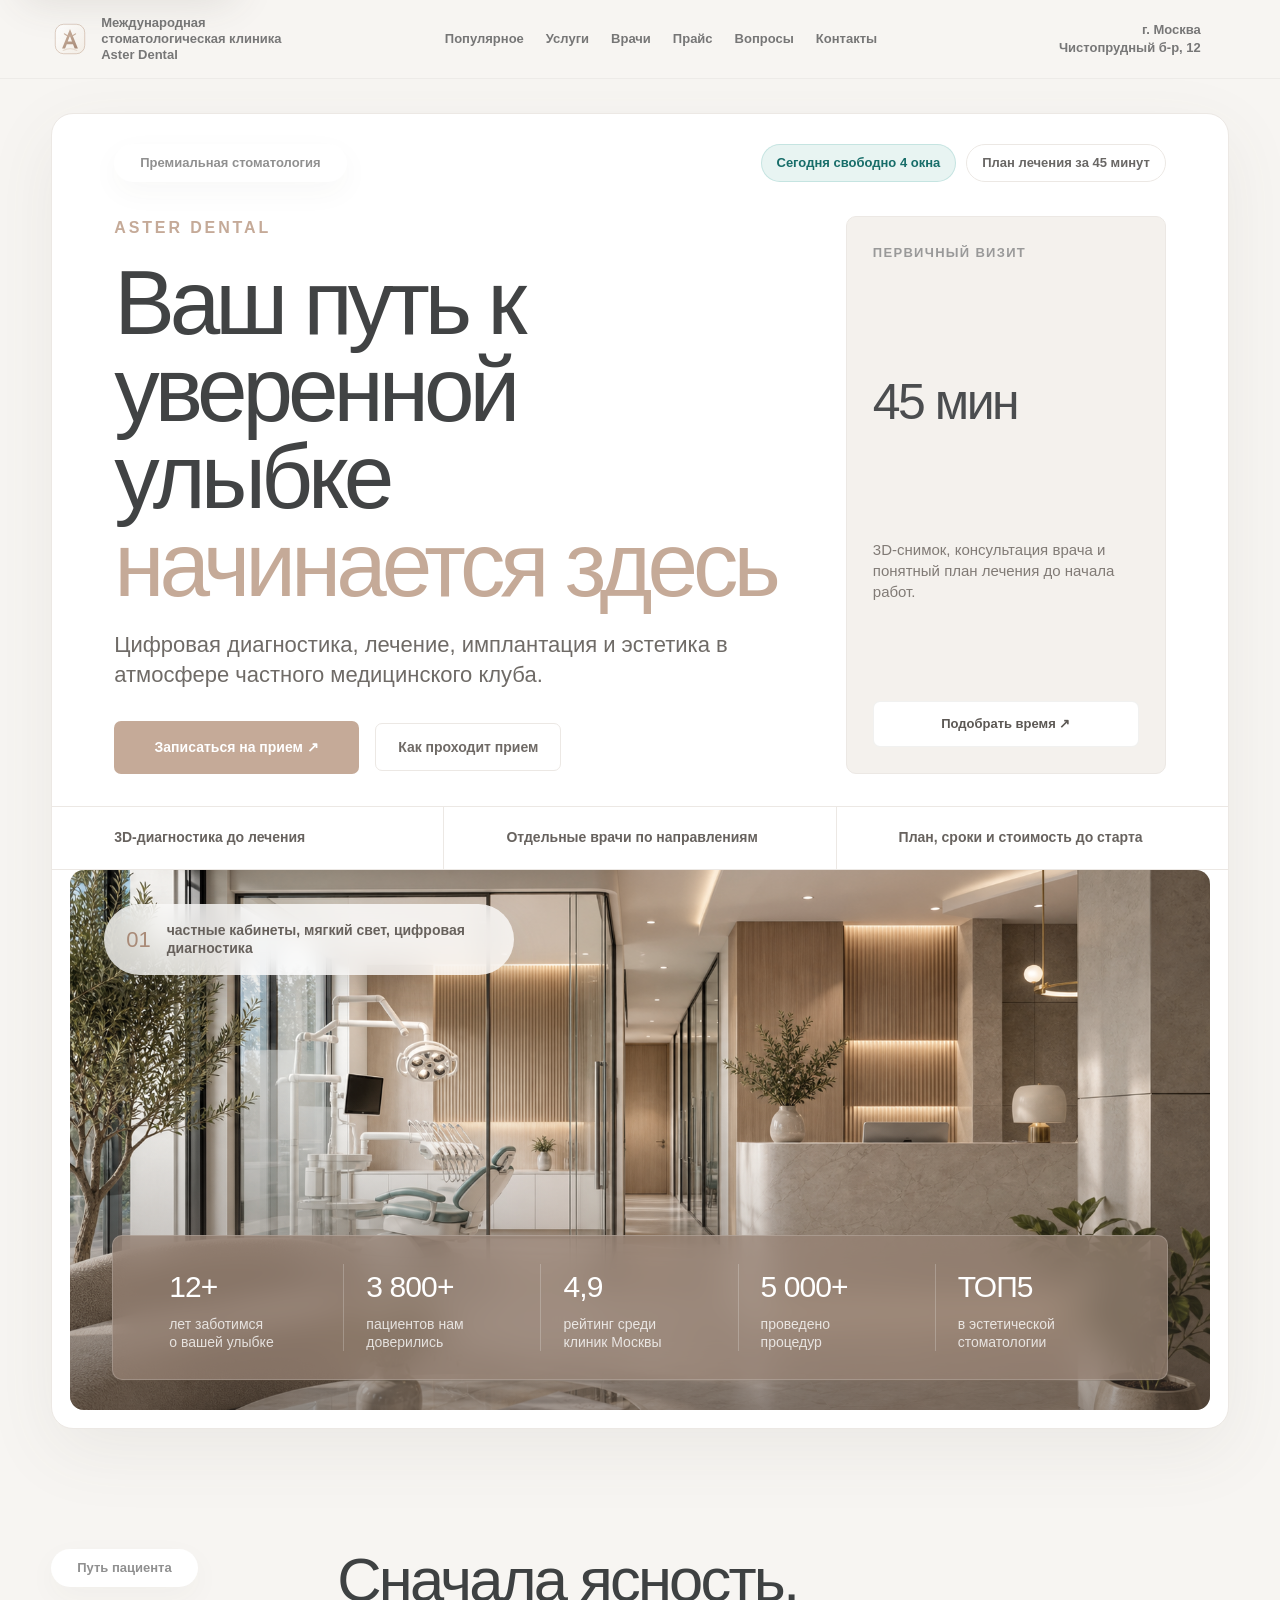
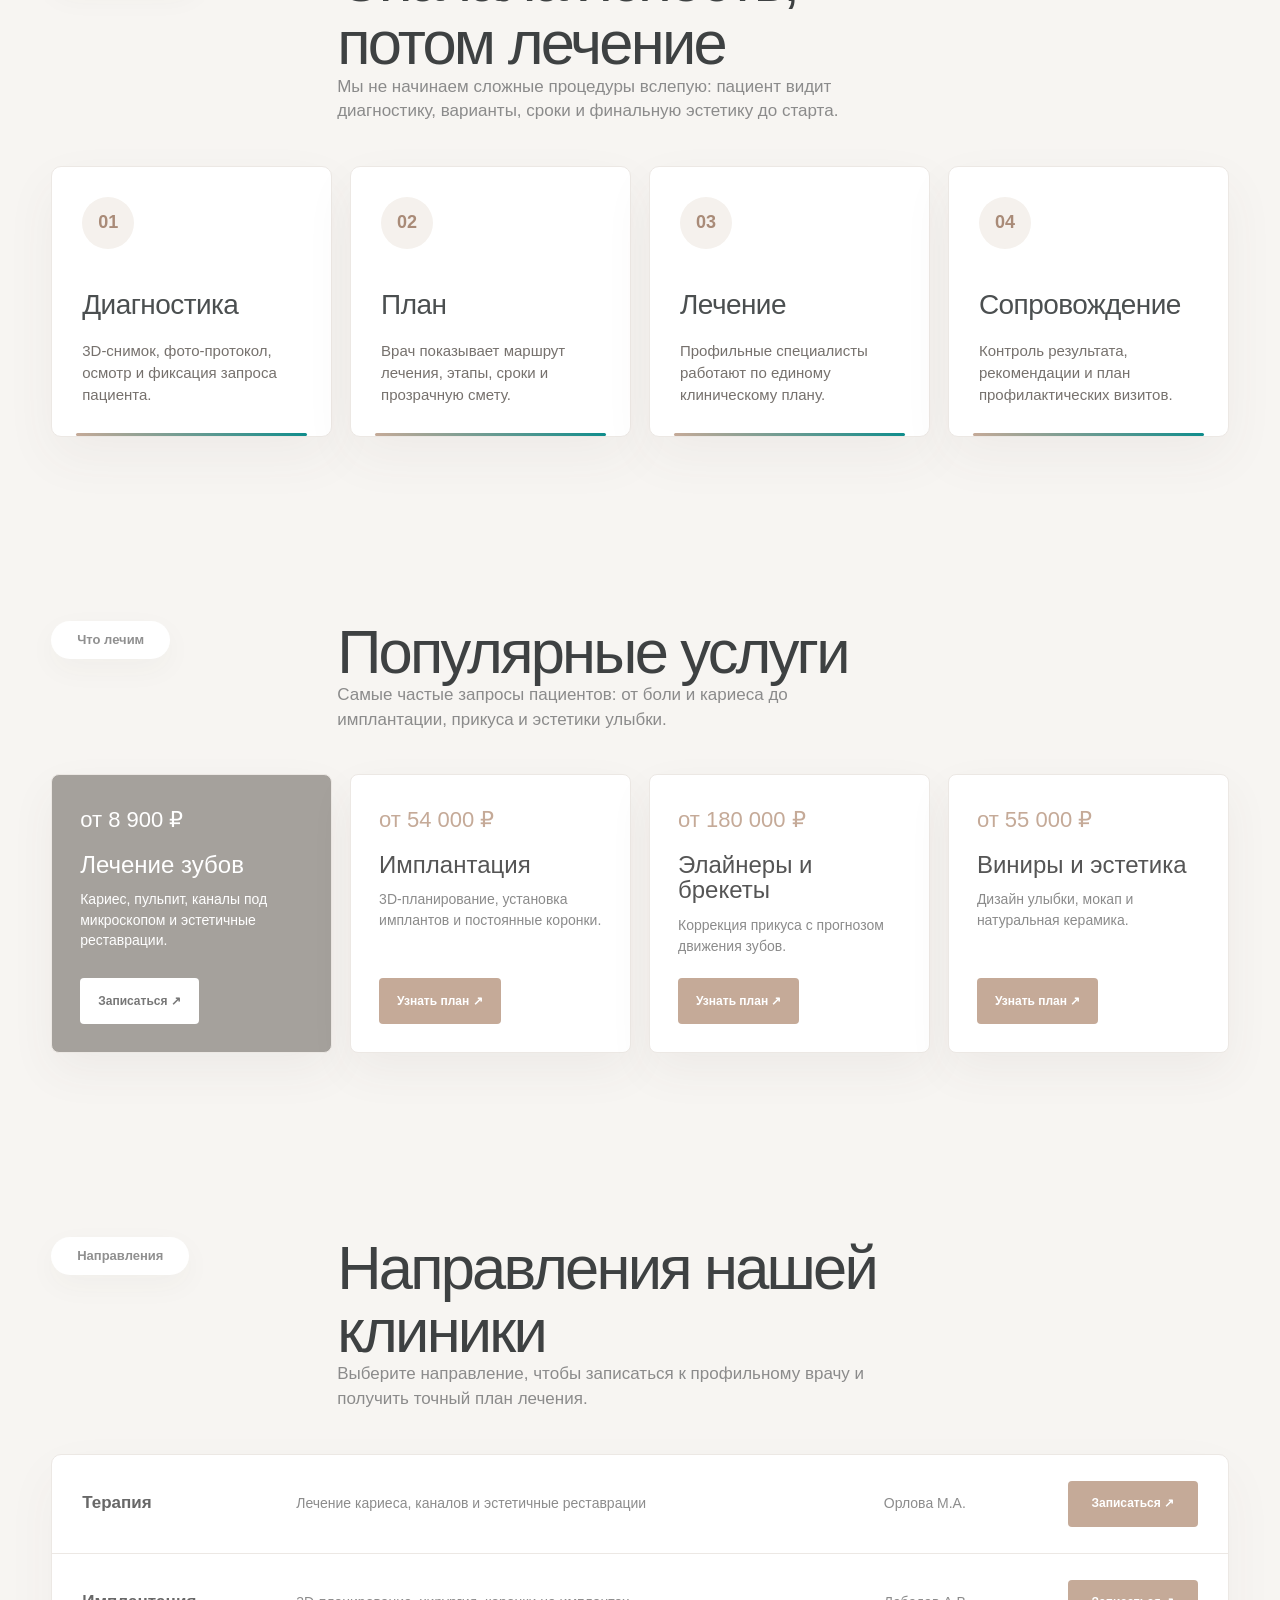
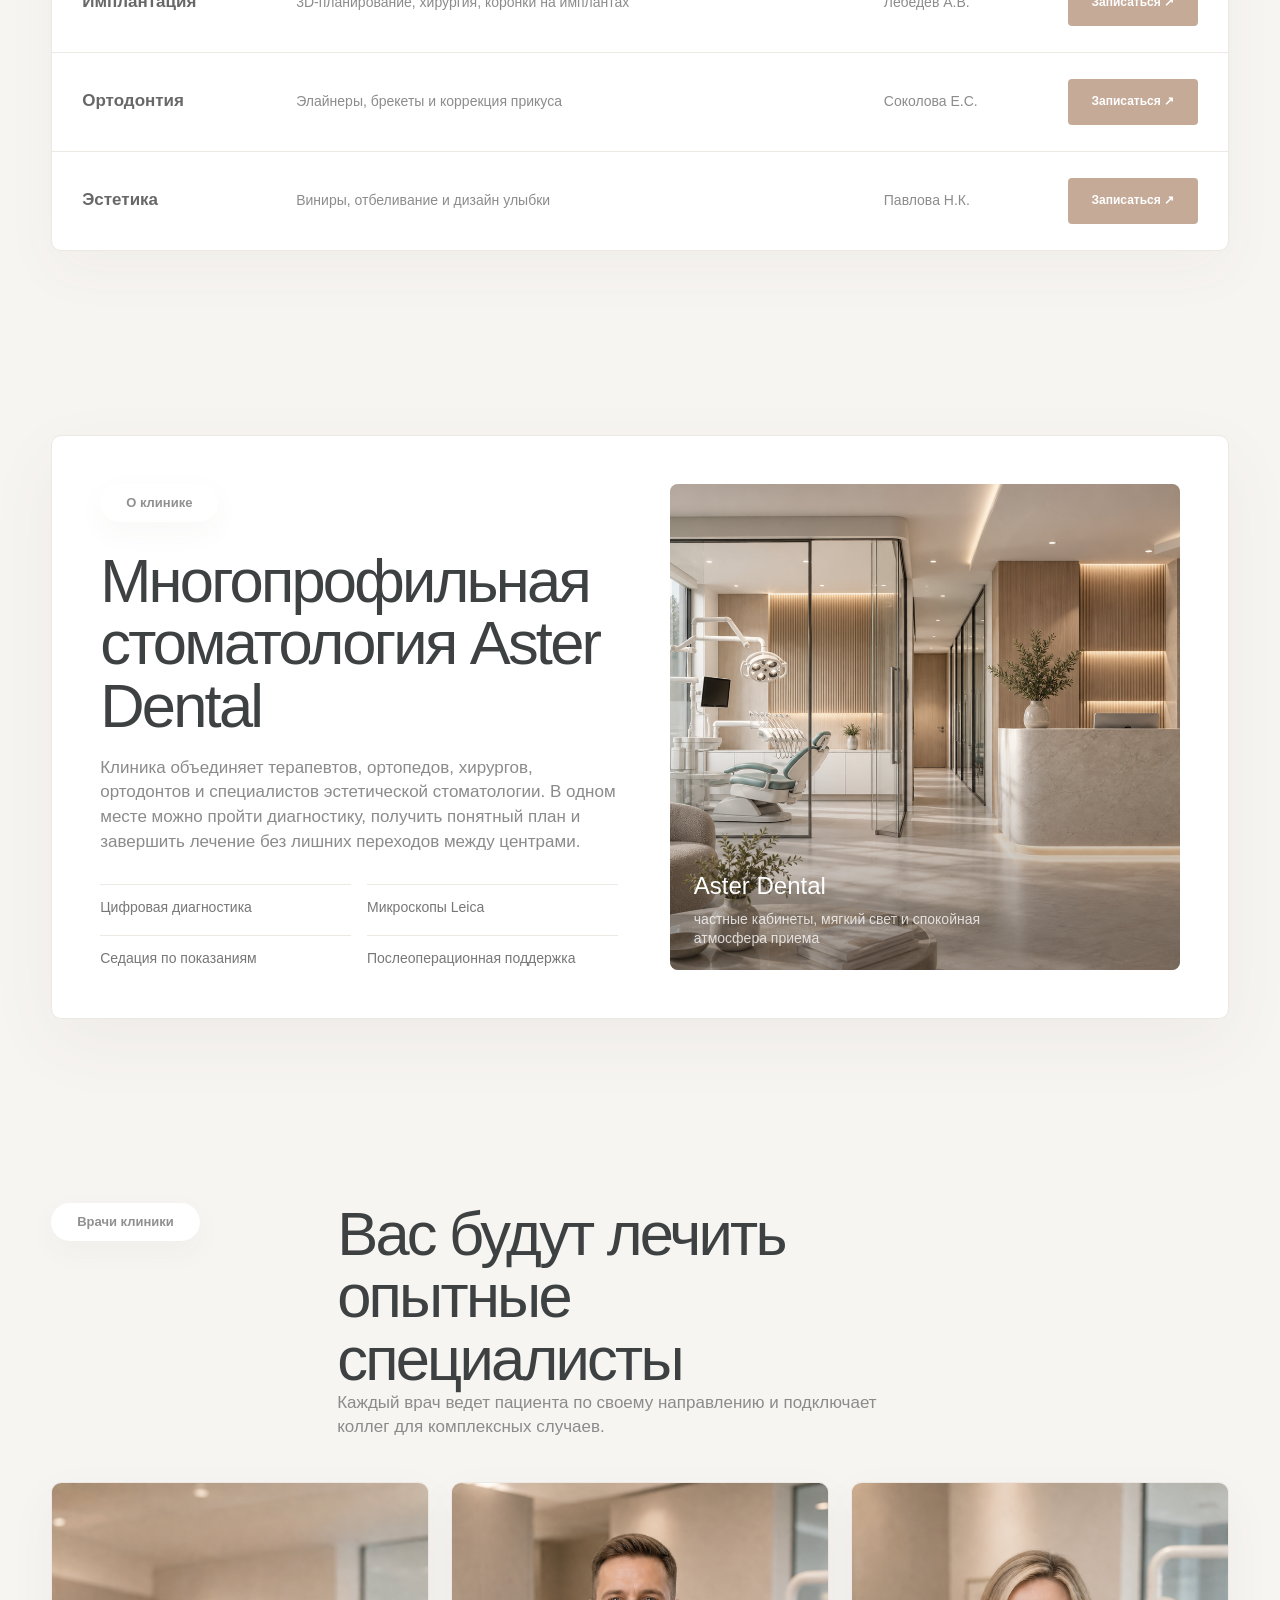
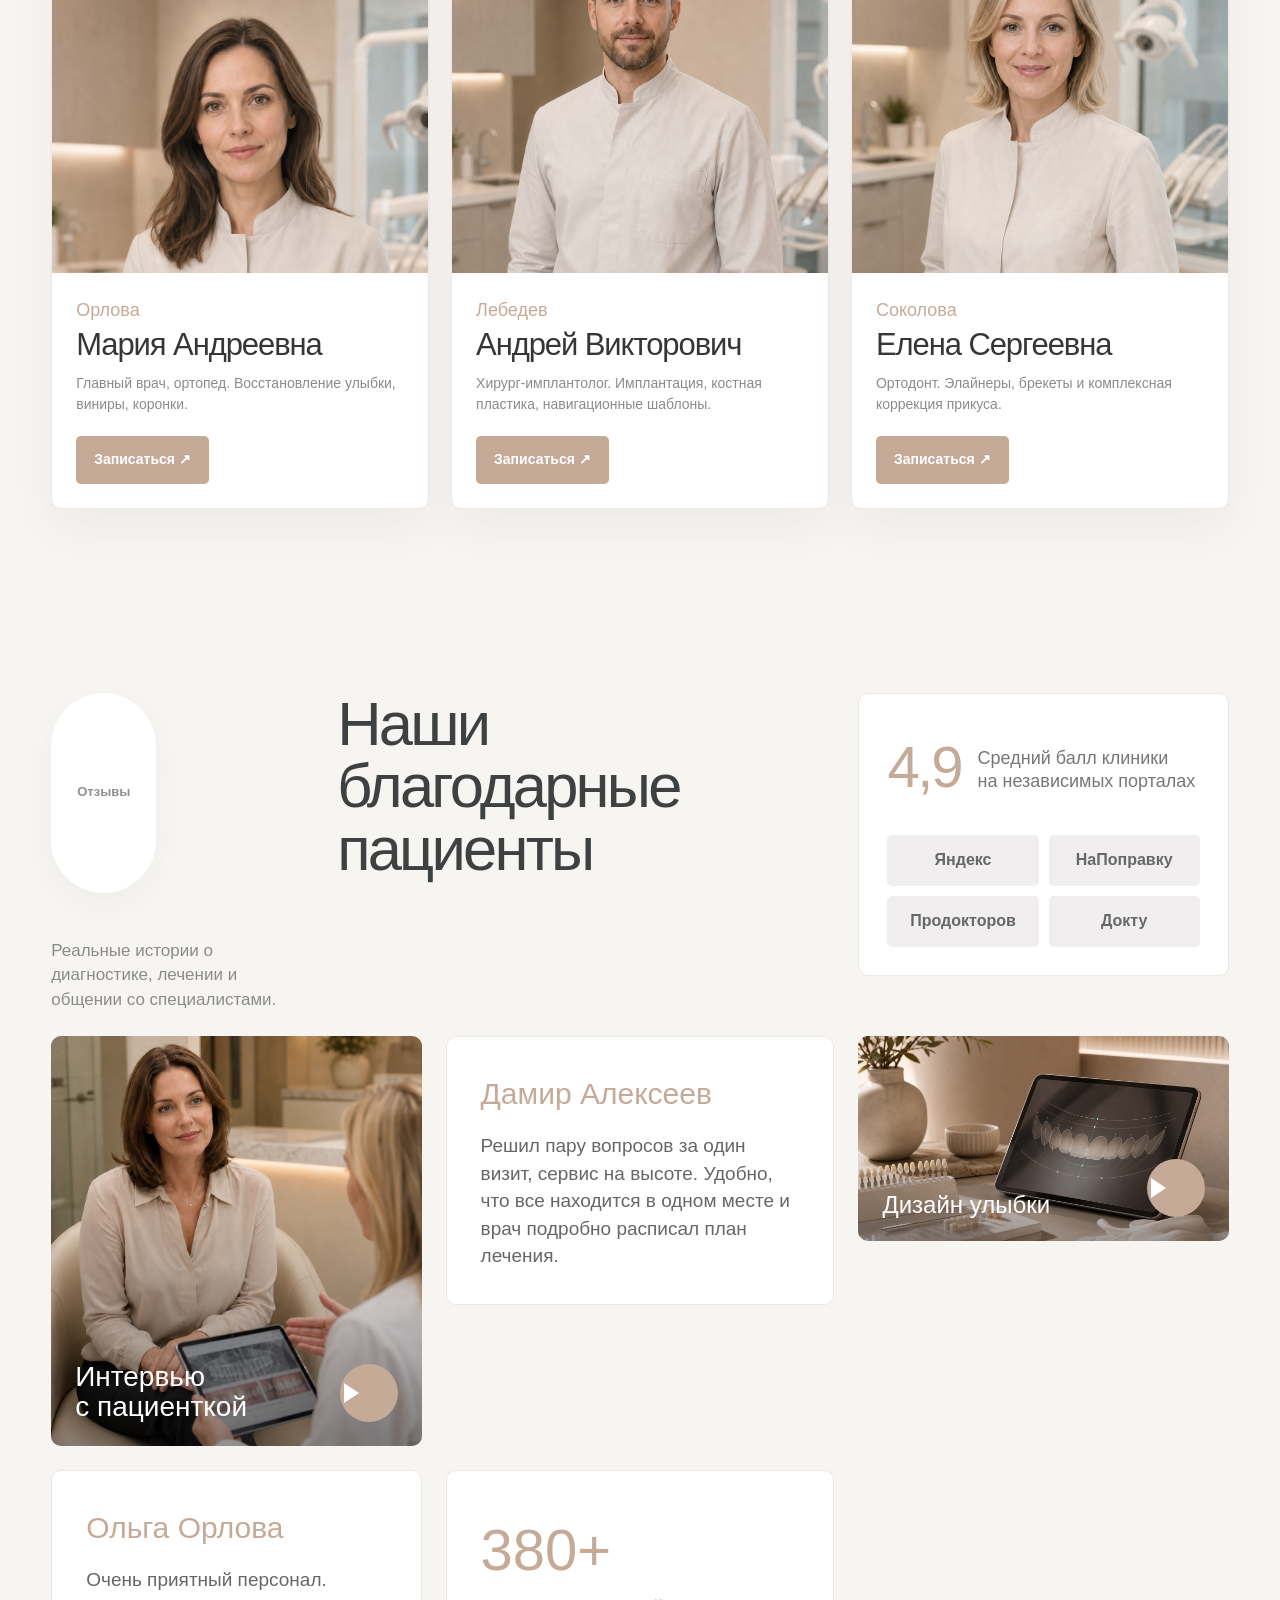
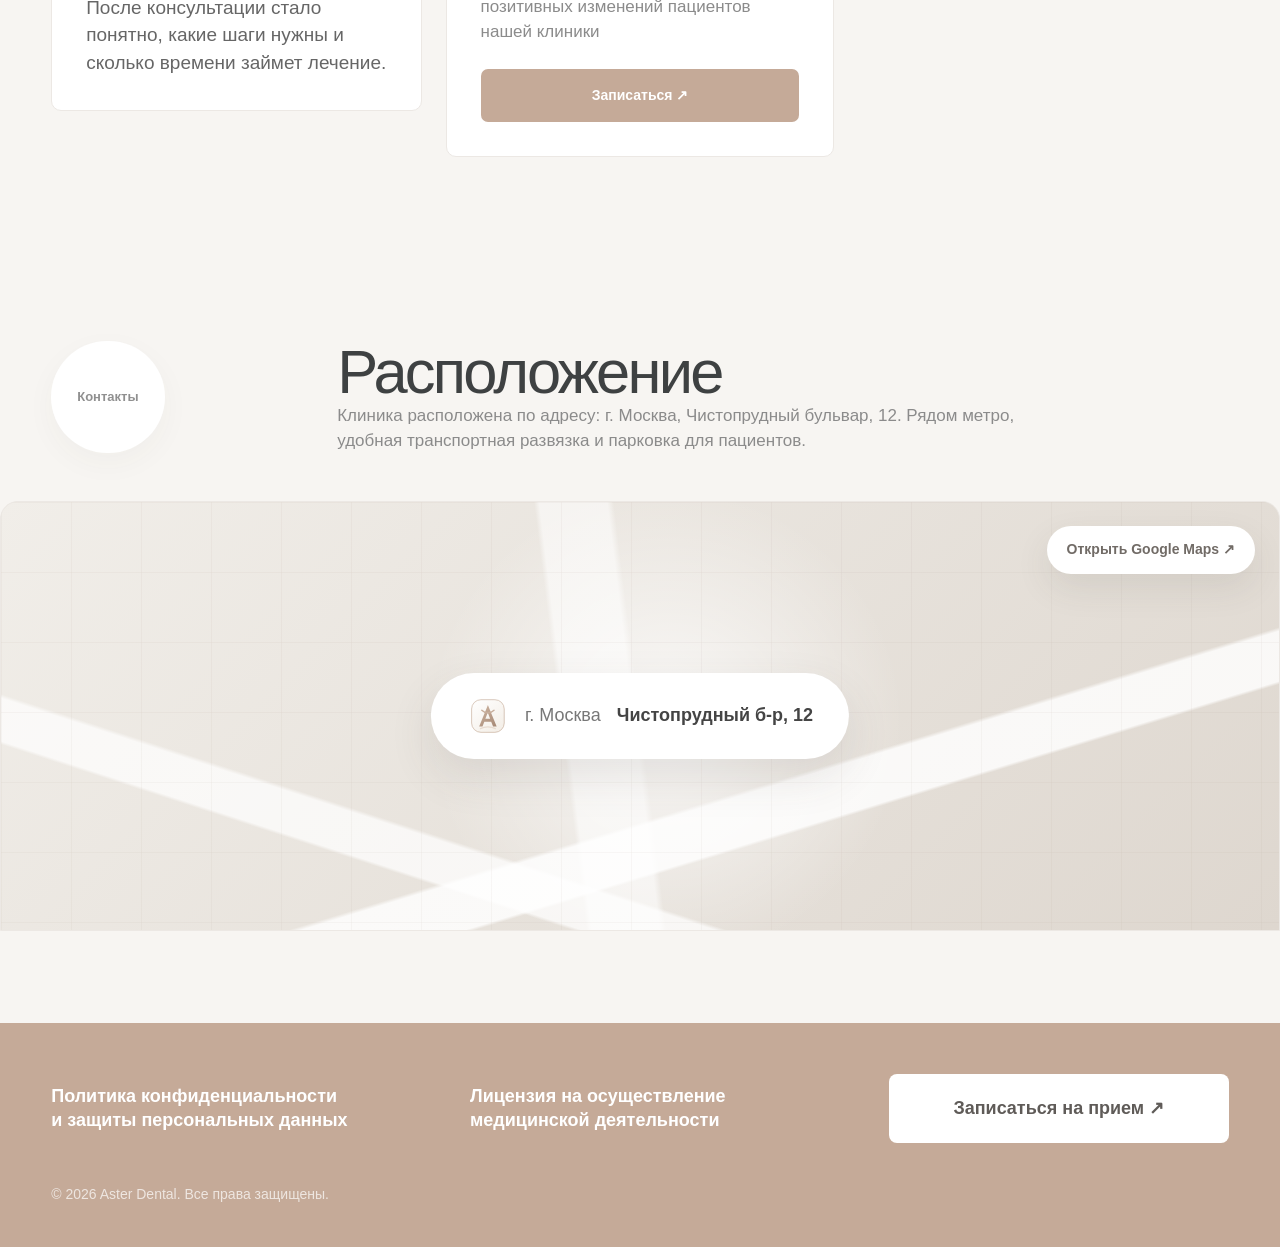
<file: index.html>
<!DOCTYPE html>
<html lang="ru">
<head>
<meta charset="UTF-8" />
<meta name="viewport" content="width=device-width, initial-scale=1.0" />
<title>Aster Dental — стоматологическая клиника</title>
<link rel="stylesheet" href="styles.css" />
</head>
<body class="ref-page">
<a class="skip-link" href="#main">Перейти к содержанию</a>
<header id="hdr" class="ref-header">
  <div class="ref-wrap ref-nav">
    <a class="ref-brand" href="index.html">
      <img src="assets/aster-mark.svg" alt="" />
      <span>Международная стоматологическая клиника Aster Dental</span>
    </a>
    <nav class="ref-menu" aria-label="Основная навигация">
      <a href="#programs">Популярное</a>
      <a href="#programs">Услуги</a>
      <a href="#doctors">Врачи</a>
      <a href="#programs">Прайс</a>
      <a href="contacts.html#appointment">Вопросы</a>
      <a href="#contacts">Контакты</a>
    </nav>
    <a class="ref-address" href="contacts.html">г. Москва<br>Чистопрудный б-р, 12</a>
    <button class="menu-toggle" id="menuBtn" aria-label="Открыть меню"><span></span><span></span></button>
  </div>
</header>

<div class="mobile-nav" id="mnav">
  <button class="close" id="mnavClose" aria-label="Закрыть меню"></button>
  <a href="index.html">Главная</a>
  <a href="#programs">Услуги</a>
  <a href="#doctors">Врачи</a>
  <a href="#contacts">Контакты</a>
  <a href="contacts.html#appointment">Запись</a>
</div>

<main id="main">
  <section class="ref-hero luxe-hero">
    <div class="ref-wrap ref-hero-card luxe-frame reveal">
      <div class="luxe-topline">
        <span class="ref-chip">Премиальная стоматология</span>
        <div class="luxe-status" aria-label="Статус клиники">
          <span>Сегодня свободно 4 окна</span>
          <span>План лечения за 45 минут</span>
        </div>
      </div>
      <div class="luxe-hero-grid">
        <div class="luxe-copy">
          <span class="luxe-kicker">Aster Dental</span>
          <h1>Ваш путь к уверенной улыбке <em>начинается здесь</em></h1>
          <p>Цифровая диагностика, лечение, имплантация и эстетика в атмосфере частного медицинского клуба.</p>
          <div class="luxe-actions">
            <a class="ref-btn" href="contacts.html#appointment">Записаться на прием ↗</a>
            <a class="luxe-link" href="#patient-flow">Как проходит прием</a>
          </div>
        </div>
        <div class="luxe-appointment" aria-label="Быстрая запись на первичный визит">
          <span>Первичный визит</span>
          <b>45 мин</b>
          <p>3D-снимок, консультация врача и понятный план лечения до начала работ.</p>
          <a href="contacts.html#appointment">Подобрать время ↗</a>
        </div>
      </div>
      <div class="luxe-servicebar" aria-label="Ключевые преимущества">
        <span>3D-диагностика до лечения</span>
        <span>Отдельные врачи по направлениям</span>
        <span>План, сроки и стоимость до старта</span>
      </div>
      <div class="ref-hero-photo luxe-photo">
        <img src="assets/aster-hero-clinic-ai.png" alt="Премиальный интерьер стоматологической клиники Aster Dental" width="1672" height="941" />
        <div class="luxe-photo-label">
          <b>01</b>
          <span>частные кабинеты, мягкий свет, цифровая диагностика</span>
        </div>
        <div class="ref-stats">
          <div><b>12+</b><span>лет заботимся<br>о вашей улыбке</span></div>
          <div><b>3 800+</b><span>пациентов нам<br>доверились</span></div>
          <div><b>4,9</b><span>рейтинг среди<br>клиник Москвы</span></div>
          <div><b>5 000+</b><span>проведено<br>процедур</span></div>
          <div><b>ТОП5</b><span>в эстетической<br>стоматологии</span></div>
        </div>
      </div>
    </div>
  </section>

  <section class="ref-section ref-patient-flow" id="patient-flow">
    <div class="ref-wrap ref-section-head reveal">
      <span class="ref-chip">Путь пациента</span>
      <div>
        <h2>Сначала ясность, потом лечение</h2>
        <p>Мы не начинаем сложные процедуры вслепую: пациент видит диагностику, варианты, сроки и финальную эстетику до старта.</p>
      </div>
    </div>
    <div class="ref-wrap flow-board">
      <article class="flow-card reveal"><span>01</span><h3>Диагностика</h3><p>3D-снимок, фото-протокол, осмотр и фиксация запроса пациента.</p></article>
      <article class="flow-card reveal"><span>02</span><h3>План</h3><p>Врач показывает маршрут лечения, этапы, сроки и прозрачную смету.</p></article>
      <article class="flow-card reveal"><span>03</span><h3>Лечение</h3><p>Профильные специалисты работают по единому клиническому плану.</p></article>
      <article class="flow-card reveal"><span>04</span><h3>Сопровождение</h3><p>Контроль результата, рекомендации и план профилактических визитов.</p></article>
    </div>
  </section>

  <section class="ref-section" id="programs">
    <div class="ref-wrap ref-section-head reveal">
      <span class="ref-chip">Что лечим</span>
      <div>
        <h2>Популярные услуги</h2>
        <p>Самые частые запросы пациентов: от боли и кариеса до имплантации, прикуса и эстетики улыбки.</p>
      </div>
    </div>
    <div class="ref-wrap ref-programs">
      <article class="ref-program ref-program-dark reveal"><span>от 8 900 ₽</span><h3>Лечение зубов</h3><p>Кариес, пульпит, каналы под микроскопом и эстетичные реставрации.</p><a href="contacts.html#appointment">Записаться ↗</a></article>
      <article class="ref-program reveal"><span>от 54 000 ₽</span><h3>Имплантация</h3><p>3D-планирование, установка имплантов и постоянные коронки.</p><a href="contacts.html#appointment">Узнать план ↗</a></article>
      <article class="ref-program reveal"><span>от 180 000 ₽</span><h3>Элайнеры и брекеты</h3><p>Коррекция прикуса с прогнозом движения зубов.</p><a href="contacts.html#appointment">Узнать план ↗</a></article>
      <article class="ref-program reveal"><span>от 55 000 ₽</span><h3>Виниры и эстетика</h3><p>Дизайн улыбки, мокап и натуральная керамика.</p><a href="contacts.html#appointment">Узнать план ↗</a></article>
    </div>
  </section>

  <section class="ref-section">
    <div class="ref-wrap ref-section-head reveal">
      <span class="ref-chip">Направления</span>
      <div>
        <h2>Направления нашей клиники</h2>
        <p>Выберите направление, чтобы записаться к профильному врачу и получить точный план лечения.</p>
      </div>
    </div>
    <div class="ref-wrap ref-directions reveal">
      <div><b>Терапия</b><span>Лечение кариеса, каналов и эстетичные реставрации</span><em>Орлова М.А.</em><a href="contacts.html#appointment">Записаться ↗</a></div>
      <div><b>Имплантация</b><span>3D-планирование, хирургия, коронки на имплантах</span><em>Лебедев А.В.</em><a href="contacts.html#appointment">Записаться ↗</a></div>
      <div><b>Ортодонтия</b><span>Элайнеры, брекеты и коррекция прикуса</span><em>Соколова Е.С.</em><a href="contacts.html#appointment">Записаться ↗</a></div>
      <div><b>Эстетика</b><span>Виниры, отбеливание и дизайн улыбки</span><em>Павлова Н.К.</em><a href="contacts.html#appointment">Записаться ↗</a></div>
    </div>
  </section>

  <section class="ref-section">
    <div class="ref-wrap ref-clinic reveal">
      <div>
        <span class="ref-chip">О клинике</span>
        <h2>Многопрофильная стоматология Aster Dental</h2>
        <p>Клиника объединяет терапевтов, ортопедов, хирургов, ортодонтов и специалистов эстетической стоматологии. В одном месте можно пройти диагностику, получить понятный план и завершить лечение без лишних переходов между центрами.</p>
        <div class="ref-mini-grid">
          <span>Цифровая диагностика</span>
          <span>Микроскопы Leica</span>
          <span>Седация по показаниям</span>
          <span>Послеоперационная поддержка</span>
        </div>
      </div>
      <div class="ref-clinic-media">
        <img src="assets/aster-hero-clinic-ai.png" alt="Интерьер премиальной стоматологии Aster Dental" loading="lazy" width="1672" height="941" />
        <div>
          <b>Aster Dental</b>
          <span>частные кабинеты, мягкий свет и спокойная атмосфера приема</span>
        </div>
      </div>
    </div>
  </section>

  <section class="ref-section" id="doctors">
    <div class="ref-wrap ref-section-head reveal">
      <span class="ref-chip">Врачи клиники</span>
      <div>
        <h2>Вас будут лечить опытные специалисты</h2>
        <p>Каждый врач ведет пациента по своему направлению и подключает коллег для комплексных случаев.</p>
      </div>
    </div>
    <div class="ref-wrap ref-doctors">
      <article class="ref-doctor reveal"><img src="assets/doctor-orlova.png" alt="Мария Орлова" loading="lazy" width="900" height="900"><div><span>Орлова</span><h3>Мария Андреевна</h3><p>Главный врач, ортопед. Восстановление улыбки, виниры, коронки.</p><a href="contacts.html#appointment">Записаться ↗</a></div></article>
      <article class="ref-doctor reveal"><img src="assets/doctor-lebedev.png" alt="Андрей Лебедев" loading="lazy" width="900" height="900"><div><span>Лебедев</span><h3>Андрей Викторович</h3><p>Хирург-имплантолог. Имплантация, костная пластика, навигационные шаблоны.</p><a href="contacts.html#appointment">Записаться ↗</a></div></article>
      <article class="ref-doctor reveal"><img src="assets/doctor-sokolova.png" alt="Елена Соколова" loading="lazy" width="900" height="900"><div><span>Соколова</span><h3>Елена Сергеевна</h3><p>Ортодонт. Элайнеры, брекеты и комплексная коррекция прикуса.</p><a href="contacts.html#appointment">Записаться ↗</a></div></article>
    </div>
  </section>

  <section class="ref-section">
    <div class="ref-wrap ref-reviews">
      <div class="ref-review-title reveal">
        <span class="ref-chip">Отзывы</span>
        <h2>Наши благодарные пациенты</h2>
        <p>Реальные истории о диагностике, лечении и общении со специалистами.</p>
      </div>
      <div class="ref-rating reveal">
        <b>4,9</b>
        <span>Средний балл клиники<br>на независимых порталах</span>
        <div><em>Яндекс</em><em>НаПоправку</em><em>Продокторов</em><em>Докту</em></div>
      </div>
      <article class="ref-video-card reveal"><img src="assets/aster-patient-consultation.png" alt="Консультация пациентки в Aster Dental" loading="lazy" width="1024" height="1536"><span>Интервью<br>с пациенткой</span><button class="video-trigger" type="button" data-video-title="Интервью с пациенткой" aria-label="Открыть видео: интервью с пациенткой"></button></article>
      <article class="ref-text-review reveal"><h3>Дамир Алексеев</h3><p>Решил пару вопросов за один визит, сервис на высоте. Удобно, что все находится в одном месте и врач подробно расписал план лечения.</p></article>
      <article class="ref-before-after reveal"><img src="assets/aster-smile-design.png" alt="Материалы для цифрового дизайна улыбки" loading="lazy" width="1448" height="1086"><span>Дизайн улыбки</span><button class="video-trigger" type="button" data-video-title="Дизайн улыбки" aria-label="Открыть видео: дизайн улыбки"></button></article>
      <article class="ref-text-review reveal"><h3>Ольга Орлова</h3><p>Очень приятный персонал. После консультации стало понятно, какие шаги нужны и сколько времени займет лечение.</p></article>
      <article class="ref-review-stat reveal"><div><span>380+</span><p>позитивных изменений пациентов нашей клиники</p></div><a href="contacts.html#appointment">Записаться ↗</a></article>
    </div>
  </section>

  <section class="ref-section ref-location" id="contacts">
    <div class="ref-wrap ref-location-head reveal">
      <span class="ref-chip">Контакты</span>
      <div>
        <h2>Расположение</h2>
        <p>Клиника расположена по адресу: г. Москва, Чистопрудный бульвар, 12. Рядом метро, удобная транспортная развязка и парковка для пациентов.</p>
      </div>
    </div>
    <a class="ref-map reveal google-map-link" href="https://share.google/RaCvDrhNMhfhH6qFT" target="_blank" rel="noopener" aria-label="Открыть расположение Aster Dental в Google Maps">
      <span class="map-route">Открыть Google Maps ↗</span>
      <div class="ref-map-pin"><img src="assets/aster-mark.svg" alt="">г. Москва<br><b>Чистопрудный б-р, 12</b></div>
    </a>
  </section>
</main>

<footer class="ref-footer">
  <div class="ref-wrap ref-footer-grid">
    <a href="contacts.html#appointment">Политика конфиденциальности<br>и защиты персональных данных</a>
    <a href="contacts.html#appointment">Лицензия на осуществление<br>медицинской деятельности</a>
    <a class="ref-footer-btn" href="contacts.html#appointment">Записаться на прием ↗</a>
  </div>
  <div class="ref-wrap ref-copy">© 2026 Aster Dental. Все права защищены.</div>
</footer>

<script src="main.js"></script>
</body>
</html>
</file>
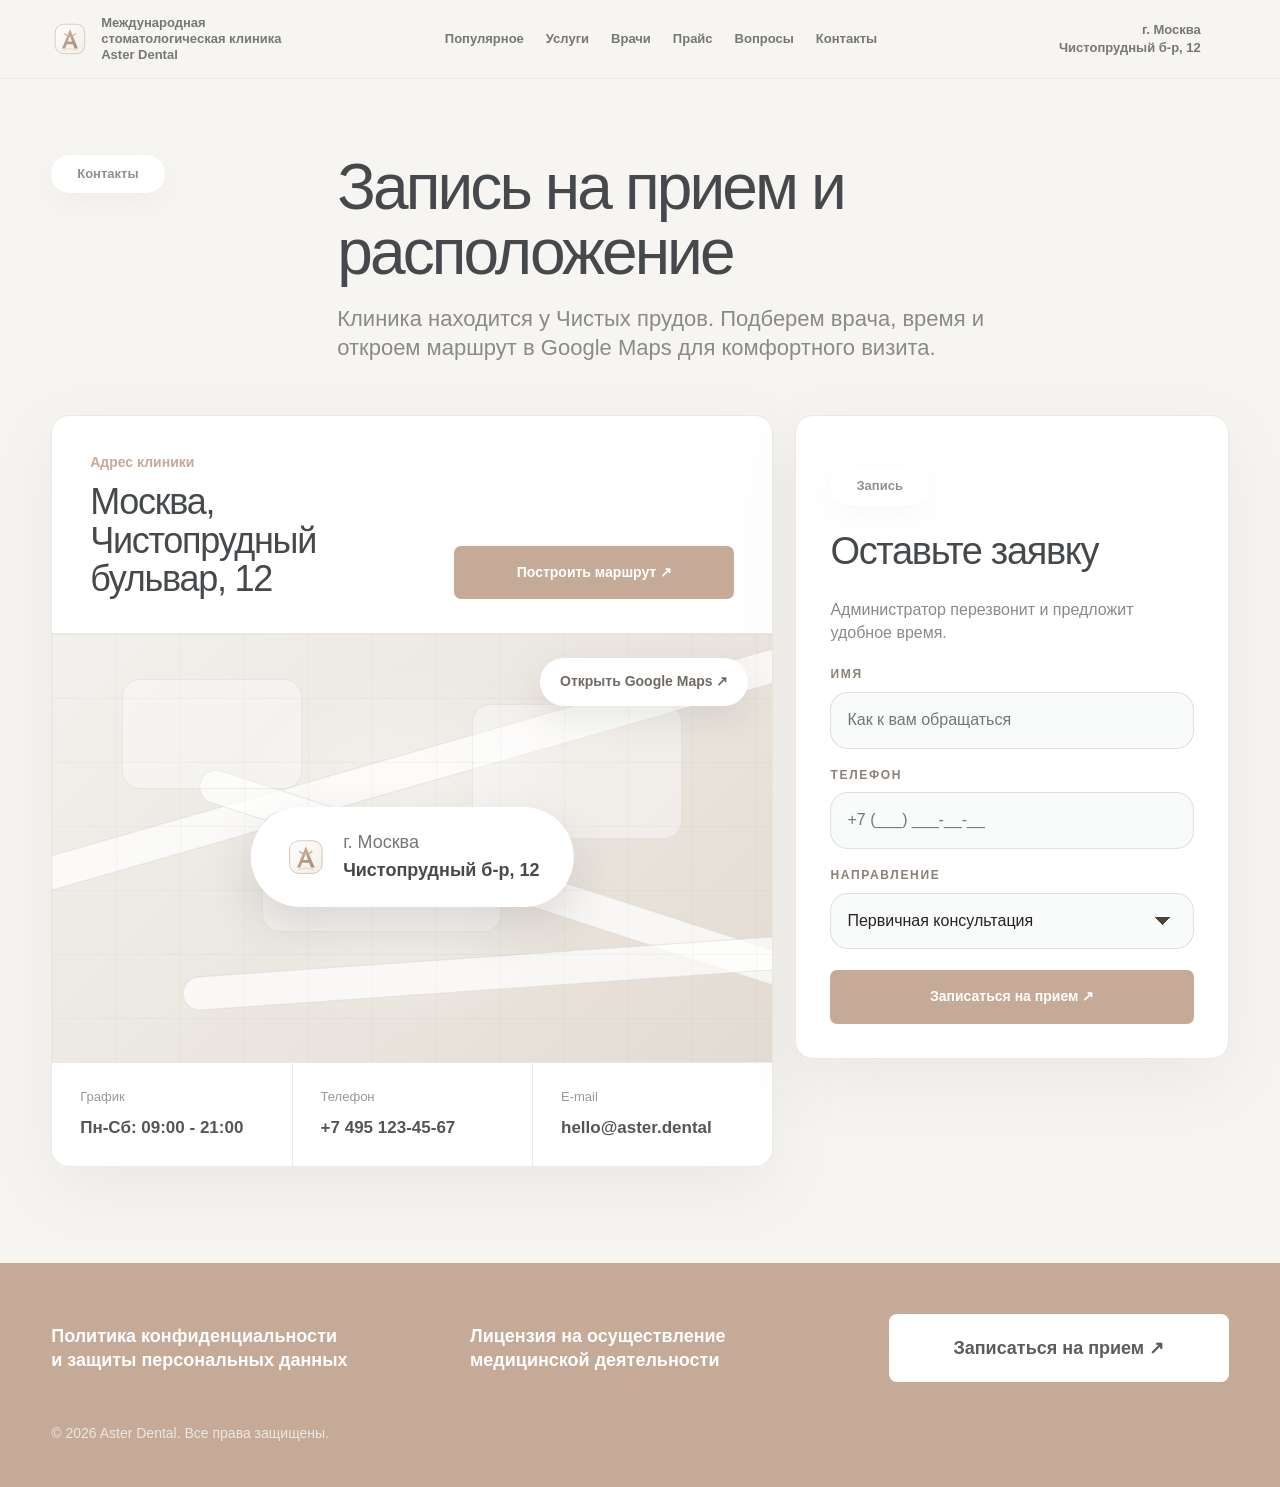
<file: contacts.html>
<!DOCTYPE html>
<html lang="ru">
<head>
<meta charset="UTF-8" />
<meta name="viewport" content="width=device-width, initial-scale=1.0" />
<title>Контакты — Aster Dental</title>
<link rel="stylesheet" href="styles.css" />
</head>
<body class="ref-page">
<header id="hdr" class="ref-header">
  <div class="ref-wrap ref-nav">
    <a class="ref-brand" href="index.html"><img src="assets/aster-mark.svg" alt="" /><span>Международная стоматологическая клиника Aster Dental</span></a>
    <nav class="ref-menu" aria-label="Основная навигация">
      <a href="index.html#programs">Популярное</a>
      <a href="index.html#programs">Услуги</a>
      <a href="index.html#doctors">Врачи</a>
      <a href="index.html#programs">Прайс</a>
      <a href="#appointment">Вопросы</a>
      <a href="contacts.html">Контакты</a>
    </nav>
    <a class="ref-address" href="contacts.html">г. Москва<br>Чистопрудный б-р, 12</a>
    <button class="menu-toggle" id="menuBtn" aria-label="Открыть меню"><span></span><span></span></button>
  </div>
</header>

<div class="mobile-nav" id="mnav">
  <button class="close" id="mnavClose" aria-label="Закрыть меню"></button>
  <a href="index.html">Главная</a>
  <a href="index.html#programs">Услуги</a>
  <a href="index.html#doctors">Врачи</a>
  <a href="#appointment">Запись</a>
  <a href="contacts.html">Контакты</a>
</div>

<main>
  <section class="contact-hero">
    <div class="ref-wrap contact-hero-grid">
      <span class="ref-chip">Контакты</span>
      <div>
        <h1>Запись на прием и расположение</h1>
        <p>Клиника находится у Чистых прудов. Подберем врача, время и откроем маршрут в Google Maps для комфортного визита.</p>
      </div>
    </div>
  </section>

  <section class="contact-shell ref-wrap">
    <div class="contact-map-card reveal">
      <div class="contact-map-top">
        <div>
          <span>Адрес клиники</span>
          <h2>Москва, Чистопрудный бульвар, 12</h2>
        </div>
        <a class="ref-btn" href="https://share.google/RaCvDrhNMhfhH6qFT" target="_blank" rel="noopener">Построить маршрут ↗</a>
      </div>
      <a class="contact-map-visual google-map-link" href="https://share.google/RaCvDrhNMhfhH6qFT" target="_blank" rel="noopener" aria-label="Открыть расположение Aster Dental в Google Maps">
        <div class="map-street street-a"></div>
        <div class="map-street street-b"></div>
        <div class="map-street street-c"></div>
        <div class="map-block block-a"></div>
        <div class="map-block block-b"></div>
        <div class="map-block block-c"></div>
        <span class="map-route">Открыть Google Maps ↗</span>
        <div class="map-pin-card"><img src="assets/aster-mark.svg" alt="" /><span>г. Москва<br><b>Чистопрудный б-р, 12</b></span></div>
      </a>
      <div class="contact-details">
        <div><span>График</span><b>Пн-Сб: 09:00 - 21:00</b></div>
        <div><span>Телефон</span><b><a href="tel:+74951234567">+7 495 123-45-67</a></b></div>
        <div><span>E-mail</span><b><a href="mailto:hello@aster.dental">hello@aster.dental</a></b></div>
      </div>
    </div>

    <form id="leadForm" class="contact-form-card reveal">
      <span id="appointment" class="anchor-target"></span>
      <span class="ref-chip">Запись</span>
      <h2>Оставьте заявку</h2>
      <p>Администратор перезвонит и предложит удобное время.</p>
      <div class="field"><label for="name">Имя</label><input id="name" name="name" type="text" placeholder="Как к вам обращаться" required /></div>
      <div class="field"><label for="phone">Телефон</label><input id="phone" name="phone" type="tel" placeholder="+7 (___) ___-__-__" required /></div>
      <div class="field"><label for="service">Направление</label><select id="service" name="service"><option>Первичная консультация</option><option>Боль или срочный прием</option><option>Имплантация</option><option>Ортодонтия</option><option>Эстетика улыбки</option></select></div>
      <button class="ref-btn" type="submit">Записаться на прием ↗</button>
      <div id="formMsg" class="form-msg">Спасибо! Заявка принята. Мы свяжемся с вами в ближайшее время.</div>
    </form>
  </section>
</main>

<footer class="ref-footer">
  <div class="ref-wrap ref-footer-grid">
    <a href="#appointment">Политика конфиденциальности<br>и защиты персональных данных</a>
    <a href="#appointment">Лицензия на осуществление<br>медицинской деятельности</a>
    <a class="ref-footer-btn" href="#appointment">Записаться на прием ↗</a>
  </div>
  <div class="ref-wrap ref-copy">© 2026 Aster Dental. Все права защищены.</div>
</footer>

<script src="main.js"></script>
</body>
</html>
</file>
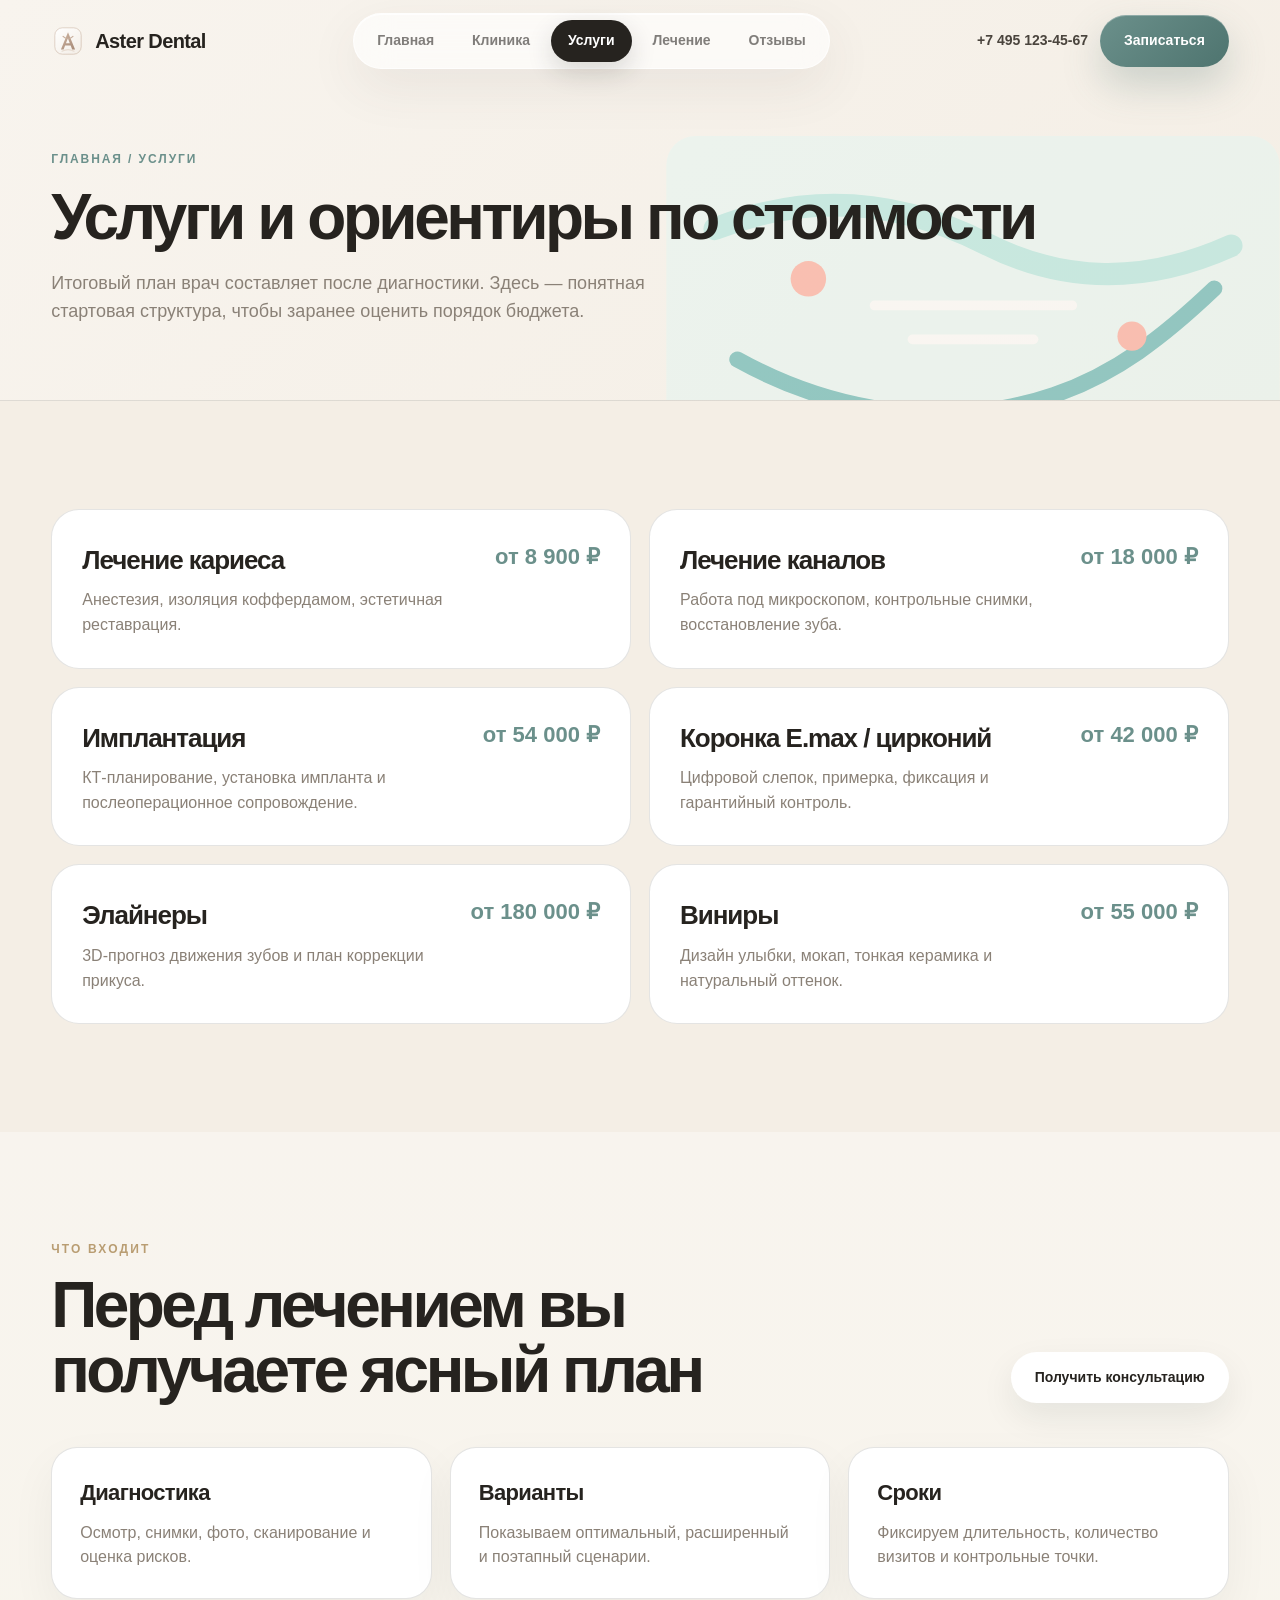
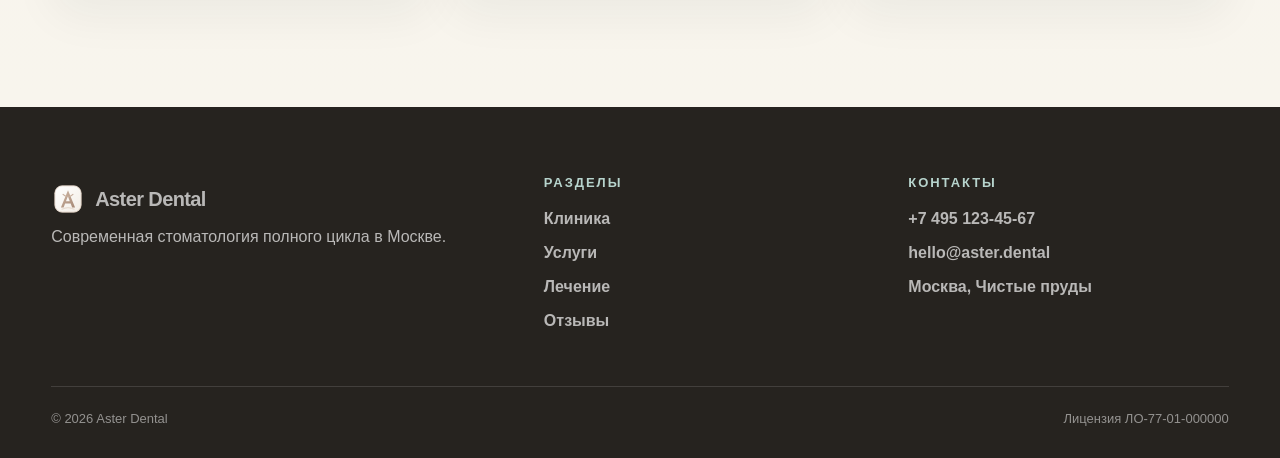
<file: portfolio.html>
<!DOCTYPE html>
<html lang="ru">
<head>
<meta charset="UTF-8" />
<meta name="viewport" content="width=device-width, initial-scale=1.0" />
<title>Услуги — Aster Dental</title>
<link rel="preconnect" href="https://fonts.googleapis.com" />
<link rel="preconnect" href="https://fonts.gstatic.com" crossorigin />
<link href="https://fonts.googleapis.com/css2?family=Manrope:wght@400;500;600;700;800&display=swap" rel="stylesheet" />
<link rel="stylesheet" href="styles.css" />
</head>
<body>
<header id="hdr"><div class="wrap nav-wrap"><a class="brand" href="index.html"><img src="assets/aster-mark.svg" alt="" />Aster Dental</a><nav class="nav-pill"><a href="index.html">Главная</a><a href="about.html">Клиника</a><a class="active" href="portfolio.html">Услуги</a><a href="process.html">Лечение</a><a href="reviews.html">Отзывы</a></nav><div class="nav-actions"><a class="phone" href="tel:+74951234567">+7 495 123-45-67</a><a class="btn btn-primary" href="contacts.html">Записаться</a><button class="menu-toggle" id="menuBtn">☰</button></div></div></header>
<div class="mobile-nav" id="mnav"><button class="close" id="mnavClose">×</button><a href="index.html">Главная</a><a href="about.html">Клиника</a><a href="portfolio.html">Услуги</a><a href="process.html">Лечение</a><a href="reviews.html">Отзывы</a><a href="contacts.html">Контакты</a></div>

<main>
  <section class="subhero"><div class="wrap"><div class="breadcrumb"><a href="index.html">Главная</a> / Услуги</div><h1>Услуги и ориентиры по стоимости</h1><p>Итоговый план врач составляет после диагностики. Здесь — понятная стартовая структура, чтобы заранее оценить порядок бюджета.</p></div></section>
  <section class="section">
    <div class="wrap price-grid">
      <article class="price-card reveal" id="therapy"><div><h3>Лечение кариеса</h3><p>Анестезия, изоляция коффердамом, эстетичная реставрация.</p></div><strong>от 8 900 ₽</strong></article>
      <article class="price-card reveal"><div><h3>Лечение каналов</h3><p>Работа под микроскопом, контрольные снимки, восстановление зуба.</p></div><strong>от 18 000 ₽</strong></article>
      <article class="price-card reveal" id="implants"><div><h3>Имплантация</h3><p>КТ-планирование, установка импланта и послеоперационное сопровождение.</p></div><strong>от 54 000 ₽</strong></article>
      <article class="price-card reveal"><div><h3>Коронка E.max / цирконий</h3><p>Цифровой слепок, примерка, фиксация и гарантийный контроль.</p></div><strong>от 42 000 ₽</strong></article>
      <article class="price-card reveal" id="ortho"><div><h3>Элайнеры</h3><p>3D-прогноз движения зубов и план коррекции прикуса.</p></div><strong>от 180 000 ₽</strong></article>
      <article class="price-card reveal" id="aesthetic"><div><h3>Виниры</h3><p>Дизайн улыбки, мокап, тонкая керамика и натуральный оттенок.</p></div><strong>от 55 000 ₽</strong></article>
    </div>
  </section>
  <section class="section muted-section">
    <div class="wrap sec-top"><div><div class="eyebrow">Что входит</div><h2>Перед лечением вы получаете ясный план</h2></div><a class="btn btn-light" href="contacts.html">Получить консультацию</a></div>
    <div class="wrap feature-grid">
      <div class="feature reveal"><b>Диагностика</b><p>Осмотр, снимки, фото, сканирование и оценка рисков.</p></div>
      <div class="feature reveal"><b>Варианты</b><p>Показываем оптимальный, расширенный и поэтапный сценарии.</p></div>
      <div class="feature reveal"><b>Сроки</b><p>Фиксируем длительность, количество визитов и контрольные точки.</p></div>
    </div>
  </section>
</main>

<footer><div class="wrap footer-grid"><div><a class="brand" href="index.html"><img src="assets/aster-mark.svg" alt="" />Aster Dental</a><p>Современная стоматология полного цикла в Москве.</p></div><div><h4>Разделы</h4><a href="about.html">Клиника</a><a href="portfolio.html">Услуги</a><a href="process.html">Лечение</a><a href="reviews.html">Отзывы</a></div><div><h4>Контакты</h4><a href="tel:+74951234567">+7 495 123-45-67</a><a href="mailto:hello@aster.dental">hello@aster.dental</a><a href="contacts.html">Москва, Чистые пруды</a></div></div><div class="wrap foot-bottom"><span>© 2026 Aster Dental</span><span>Лицензия ЛО-77-01-000000</span></div></footer>
<script src="main.js"></script>
</body>
</html>
</file>
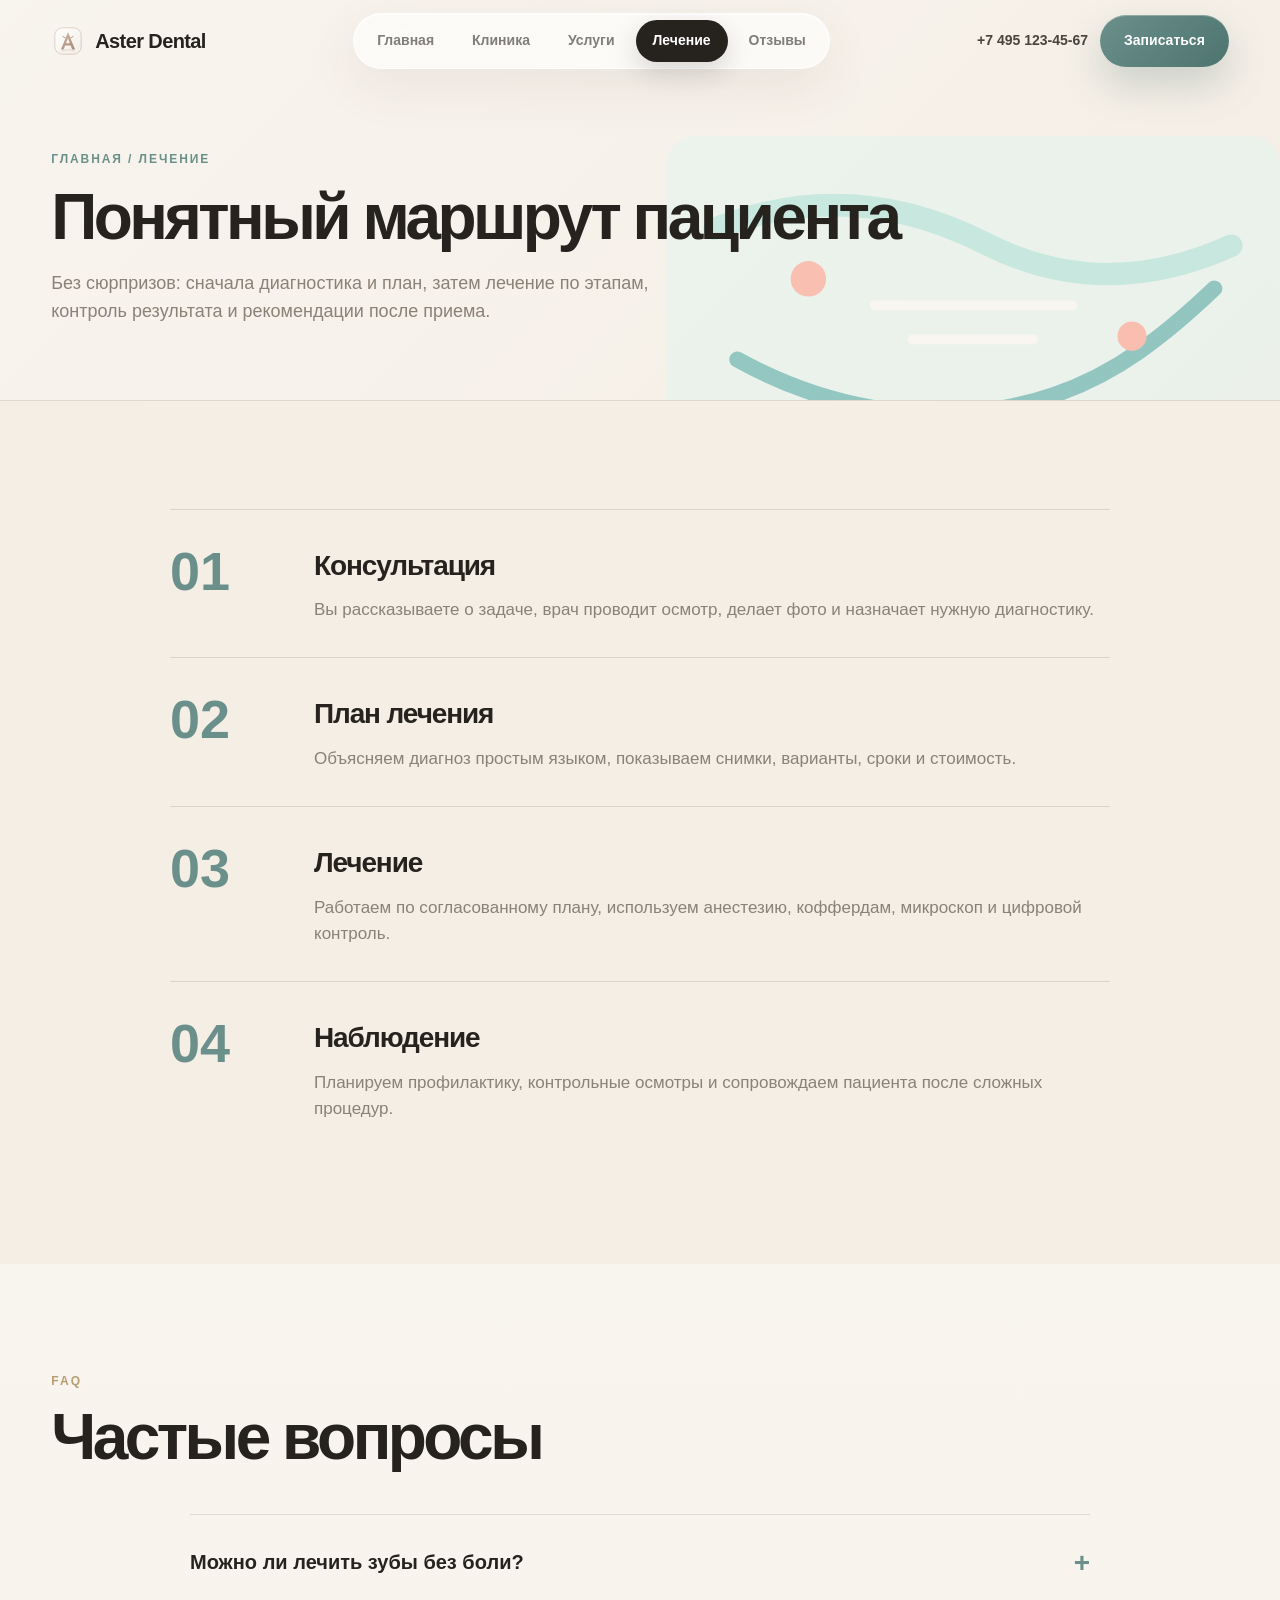
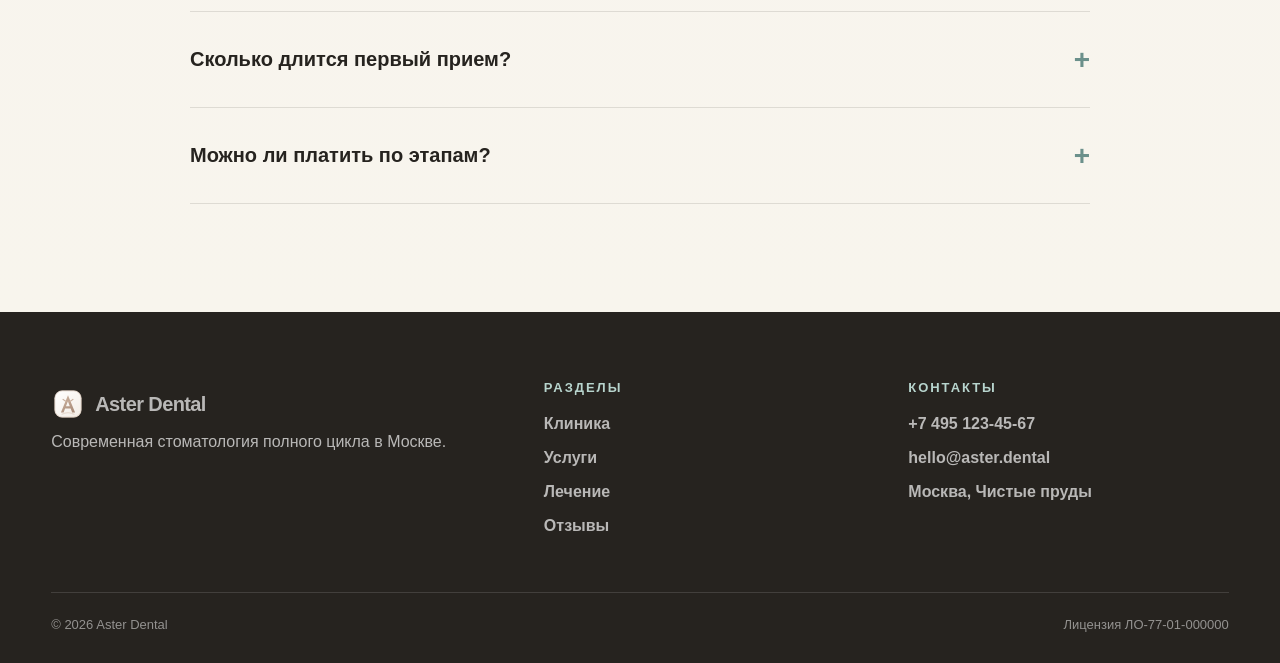
<file: process.html>
<!DOCTYPE html>
<html lang="ru">
<head>
<meta charset="UTF-8" />
<meta name="viewport" content="width=device-width, initial-scale=1.0" />
<title>Этапы лечения — Aster Dental</title>
<link rel="preconnect" href="https://fonts.googleapis.com" />
<link rel="preconnect" href="https://fonts.gstatic.com" crossorigin />
<link href="https://fonts.googleapis.com/css2?family=Manrope:wght@400;500;600;700;800&display=swap" rel="stylesheet" />
<link rel="stylesheet" href="styles.css" />
</head>
<body>
<header id="hdr"><div class="wrap nav-wrap"><a class="brand" href="index.html"><img src="assets/aster-mark.svg" alt="" />Aster Dental</a><nav class="nav-pill"><a href="index.html">Главная</a><a href="about.html">Клиника</a><a href="portfolio.html">Услуги</a><a class="active" href="process.html">Лечение</a><a href="reviews.html">Отзывы</a></nav><div class="nav-actions"><a class="phone" href="tel:+74951234567">+7 495 123-45-67</a><a class="btn btn-primary" href="contacts.html">Записаться</a><button class="menu-toggle" id="menuBtn">☰</button></div></div></header>
<div class="mobile-nav" id="mnav"><button class="close" id="mnavClose">×</button><a href="index.html">Главная</a><a href="about.html">Клиника</a><a href="portfolio.html">Услуги</a><a href="process.html">Лечение</a><a href="reviews.html">Отзывы</a><a href="contacts.html">Контакты</a></div>

<main>
  <section class="subhero"><div class="wrap"><div class="breadcrumb"><a href="index.html">Главная</a> / Лечение</div><h1>Понятный маршрут пациента</h1><p>Без сюрпризов: сначала диагностика и план, затем лечение по этапам, контроль результата и рекомендации после приема.</p></div></section>
  <section class="section">
    <div class="wrap timeline">
      <div class="tl-item reveal"><div class="num">01</div><div><h3>Консультация</h3><p>Вы рассказываете о задаче, врач проводит осмотр, делает фото и назначает нужную диагностику.</p></div></div>
      <div class="tl-item reveal"><div class="num">02</div><div><h3>План лечения</h3><p>Объясняем диагноз простым языком, показываем снимки, варианты, сроки и стоимость.</p></div></div>
      <div class="tl-item reveal"><div class="num">03</div><div><h3>Лечение</h3><p>Работаем по согласованному плану, используем анестезию, коффердам, микроскоп и цифровой контроль.</p></div></div>
      <div class="tl-item reveal"><div class="num">04</div><div><h3>Наблюдение</h3><p>Планируем профилактику, контрольные осмотры и сопровождаем пациента после сложных процедур.</p></div></div>
    </div>
  </section>
  <section class="section muted-section">
    <div class="wrap sec-top"><div><div class="eyebrow">FAQ</div><h2>Частые вопросы</h2></div></div>
    <div class="wrap faq">
      <div class="faq-item reveal"><div class="faq-q">Можно ли лечить зубы без боли?<span class="pl">+</span></div><div class="faq-a">Да. Мы используем современную анестезию, бережные протоколы и седацию по медицинским показаниям.</div></div>
      <div class="faq-item reveal"><div class="faq-q">Сколько длится первый прием?<span class="pl">+</span></div><div class="faq-a">Обычно 45-60 минут: осмотр, диагностика, обсуждение жалоб и предварительного плана.</div></div>
      <div class="faq-item reveal"><div class="faq-q">Можно ли платить по этапам?<span class="pl">+</span></div><div class="faq-a">Да, комплексные планы разбиваются на понятные этапы, каждый согласуется заранее.</div></div>
    </div>
  </section>
</main>

<footer><div class="wrap footer-grid"><div><a class="brand" href="index.html"><img src="assets/aster-mark.svg" alt="" />Aster Dental</a><p>Современная стоматология полного цикла в Москве.</p></div><div><h4>Разделы</h4><a href="about.html">Клиника</a><a href="portfolio.html">Услуги</a><a href="process.html">Лечение</a><a href="reviews.html">Отзывы</a></div><div><h4>Контакты</h4><a href="tel:+74951234567">+7 495 123-45-67</a><a href="mailto:hello@aster.dental">hello@aster.dental</a><a href="contacts.html">Москва, Чистые пруды</a></div></div><div class="wrap foot-bottom"><span>© 2026 Aster Dental</span><span>Лицензия ЛО-77-01-000000</span></div></footer>
<script src="main.js"></script>
</body>
</html>
</file>
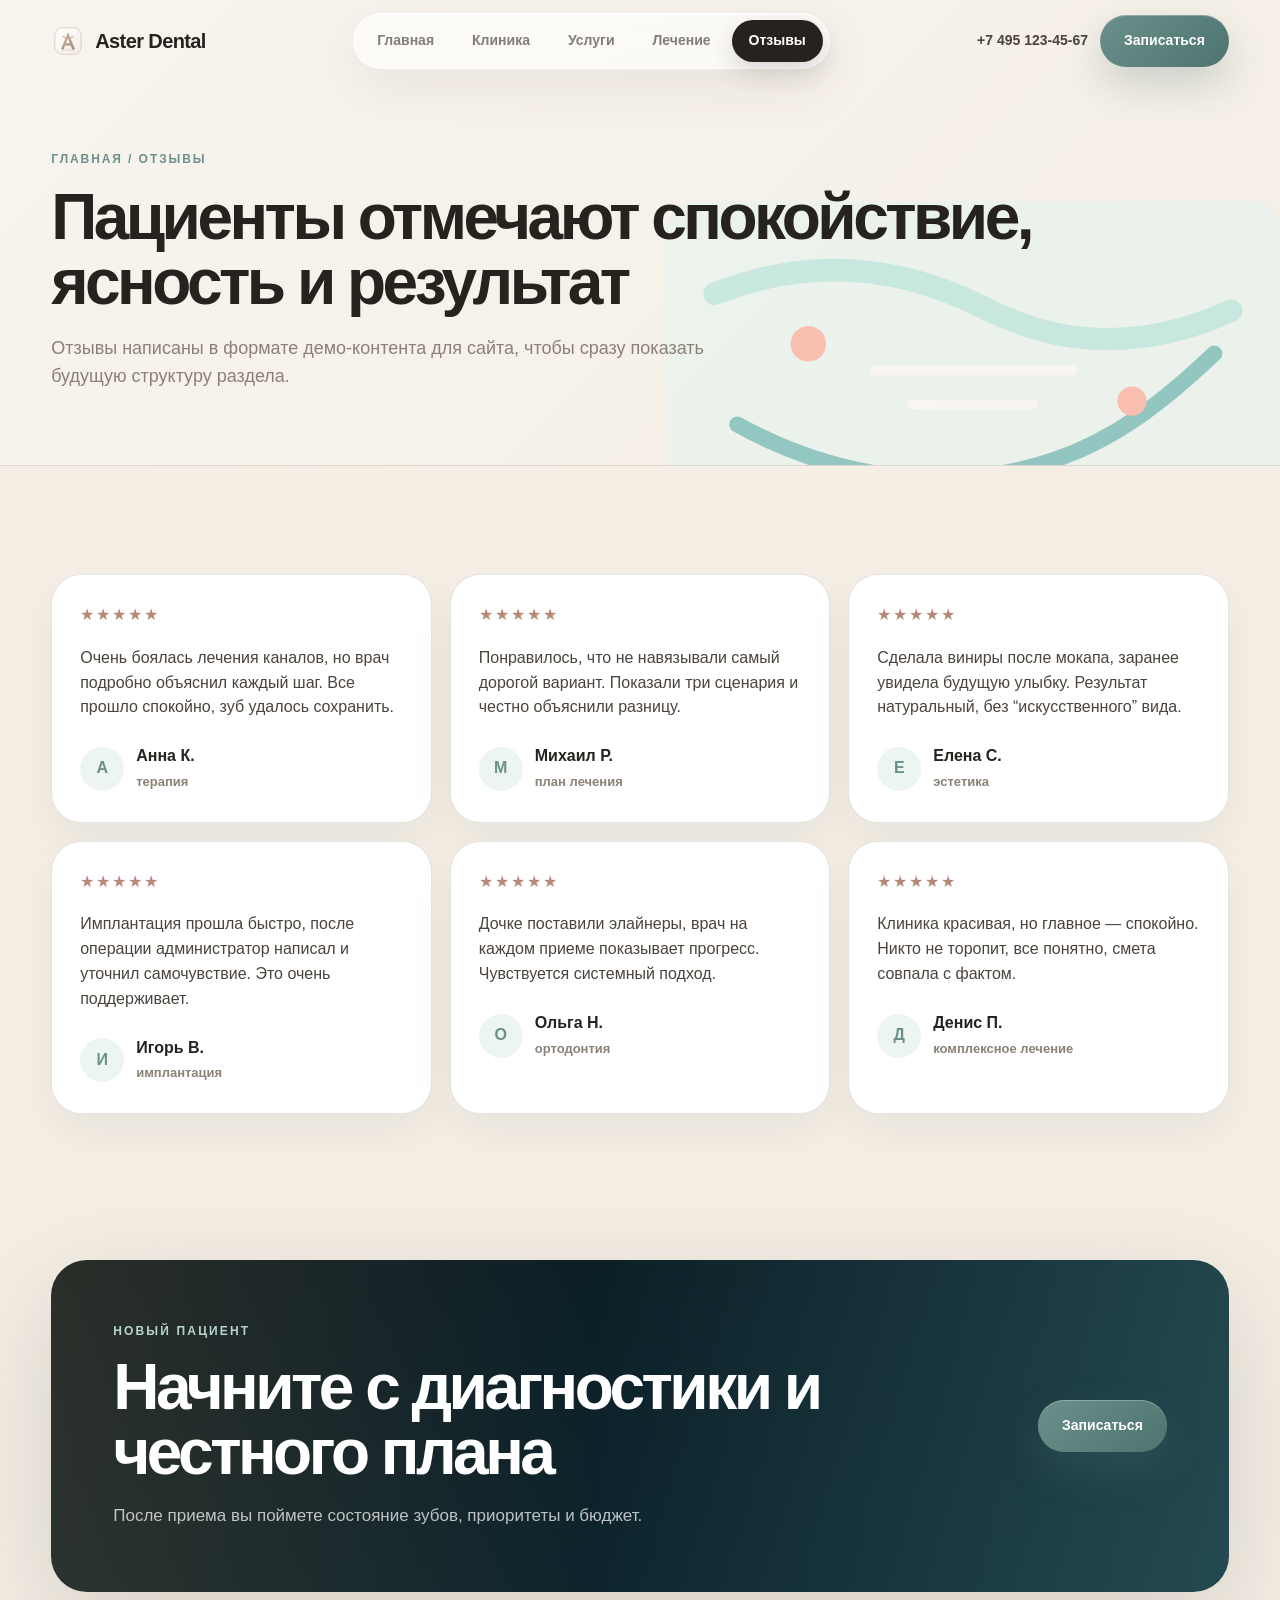
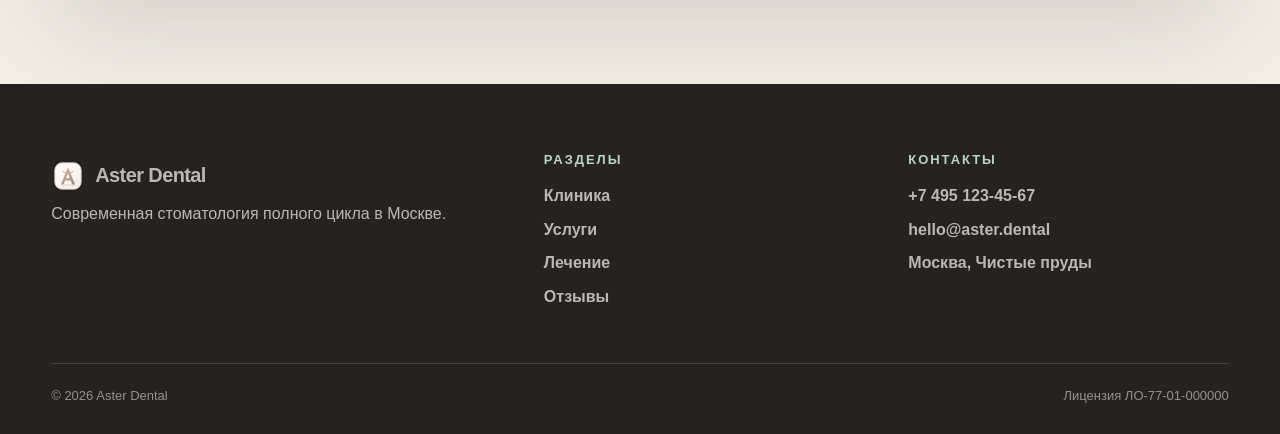
<file: reviews.html>
<!DOCTYPE html>
<html lang="ru">
<head>
<meta charset="UTF-8" />
<meta name="viewport" content="width=device-width, initial-scale=1.0" />
<title>Отзывы — Aster Dental</title>
<link rel="preconnect" href="https://fonts.googleapis.com" />
<link rel="preconnect" href="https://fonts.gstatic.com" crossorigin />
<link href="https://fonts.googleapis.com/css2?family=Manrope:wght@400;500;600;700;800&display=swap" rel="stylesheet" />
<link rel="stylesheet" href="styles.css" />
</head>
<body>
<header id="hdr"><div class="wrap nav-wrap"><a class="brand" href="index.html"><img src="assets/aster-mark.svg" alt="" />Aster Dental</a><nav class="nav-pill"><a href="index.html">Главная</a><a href="about.html">Клиника</a><a href="portfolio.html">Услуги</a><a href="process.html">Лечение</a><a class="active" href="reviews.html">Отзывы</a></nav><div class="nav-actions"><a class="phone" href="tel:+74951234567">+7 495 123-45-67</a><a class="btn btn-primary" href="contacts.html">Записаться</a><button class="menu-toggle" id="menuBtn">☰</button></div></div></header>
<div class="mobile-nav" id="mnav"><button class="close" id="mnavClose">×</button><a href="index.html">Главная</a><a href="about.html">Клиника</a><a href="portfolio.html">Услуги</a><a href="process.html">Лечение</a><a href="reviews.html">Отзывы</a><a href="contacts.html">Контакты</a></div>

<main>
  <section class="subhero"><div class="wrap"><div class="breadcrumb"><a href="index.html">Главная</a> / Отзывы</div><h1>Пациенты отмечают спокойствие, ясность и результат</h1><p>Отзывы написаны в формате демо-контента для сайта, чтобы сразу показать будущую структуру раздела.</p></div></section>
  <section class="section">
    <div class="wrap rev-grid">
      <article class="rev reveal"><div class="stars">★★★★★</div><p>Очень боялась лечения каналов, но врач подробно объяснил каждый шаг. Все прошло спокойно, зуб удалось сохранить.</p><div class="who"><div class="avatar">А</div><div><b>Анна К.</b><span>терапия</span></div></div></article>
      <article class="rev reveal"><div class="stars">★★★★★</div><p>Понравилось, что не навязывали самый дорогой вариант. Показали три сценария и честно объяснили разницу.</p><div class="who"><div class="avatar">М</div><div><b>Михаил Р.</b><span>план лечения</span></div></div></article>
      <article class="rev reveal"><div class="stars">★★★★★</div><p>Сделала виниры после мокапа, заранее увидела будущую улыбку. Результат натуральный, без “искусственного” вида.</p><div class="who"><div class="avatar">Е</div><div><b>Елена С.</b><span>эстетика</span></div></div></article>
      <article class="rev reveal"><div class="stars">★★★★★</div><p>Имплантация прошла быстро, после операции администратор написал и уточнил самочувствие. Это очень поддерживает.</p><div class="who"><div class="avatar">И</div><div><b>Игорь В.</b><span>имплантация</span></div></div></article>
      <article class="rev reveal"><div class="stars">★★★★★</div><p>Дочке поставили элайнеры, врач на каждом приеме показывает прогресс. Чувствуется системный подход.</p><div class="who"><div class="avatar">О</div><div><b>Ольга Н.</b><span>ортодонтия</span></div></div></article>
      <article class="rev reveal"><div class="stars">★★★★★</div><p>Клиника красивая, но главное — спокойно. Никто не торопит, все понятно, смета совпала с фактом.</p><div class="who"><div class="avatar">Д</div><div><b>Денис П.</b><span>комплексное лечение</span></div></div></article>
    </div>
  </section>
  <section class="cta-section"><div class="wrap cta"><div class="reveal"><div class="eyebrow">Новый пациент</div><h2>Начните с диагностики и честного плана</h2><p>После приема вы поймете состояние зубов, приоритеты и бюджет.</p></div><a class="btn btn-primary reveal" href="contacts.html">Записаться</a></div></section>
</main>

<footer><div class="wrap footer-grid"><div><a class="brand" href="index.html"><img src="assets/aster-mark.svg" alt="" />Aster Dental</a><p>Современная стоматология полного цикла в Москве.</p></div><div><h4>Разделы</h4><a href="about.html">Клиника</a><a href="portfolio.html">Услуги</a><a href="process.html">Лечение</a><a href="reviews.html">Отзывы</a></div><div><h4>Контакты</h4><a href="tel:+74951234567">+7 495 123-45-67</a><a href="mailto:hello@aster.dental">hello@aster.dental</a><a href="contacts.html">Москва, Чистые пруды</a></div></div><div class="wrap foot-bottom"><span>© 2026 Aster Dental</span><span>Лицензия ЛО-77-01-000000</span></div></footer>
<script src="main.js"></script>
</body>
</html>
</file>
<file: styles.css>
:root{
  --ink:#26231f;
  --ink-2:#4a443d;
  --teal:#6b908b;
  --teal-dark:#4e746f;
  --mint:#edf5f1;
  --aqua:#b7d4cd;
  --coral:#b88776;
  --champagne:#b99d72;
  --champagne-soft:#eadcc6;
  --cream:#f4eee5;
  --paper:#ffffff;
  --soft:#f8f4ee;
  --muted:#8a8177;
  --line:rgba(38,35,31,.12);
  --shadow:0 28px 90px rgba(74,68,61,.11);
  --shadow-deep:0 34px 110px rgba(74,68,61,.18);
}
*{box-sizing:border-box;margin:0;padding:0}
html{scroll-behavior:smooth}
body{
  font-family:Arial, Helvetica, sans-serif;
  background:
    radial-gradient(circle at 15% 0%,rgba(255,255,255,.74),rgba(255,255,255,0) 340px),
    linear-gradient(180deg,rgba(255,255,255,.35),rgba(255,255,255,0) 360px),
    var(--cream);
  color:var(--ink);
  line-height:1.55;
  overflow-x:hidden;
  -webkit-font-smoothing:antialiased;
}
a{color:inherit;text-decoration:none}
img{display:block;max-width:100%}
button,input,textarea,select{font:inherit}
button,a{touch-action:manipulation}
a:focus-visible,button:focus-visible,input:focus-visible,textarea:focus-visible,select:focus-visible{
  outline:3px solid rgba(8,145,178,.38);
  outline-offset:3px;
}
.skip-link{
  position:fixed;
  left:18px;
  top:12px;
  z-index:1000;
  transform:translateY(-150%);
  background:#fff;
  color:#343638;
  border:1px solid rgba(82,75,68,.18);
  border-radius:999px;
  padding:11px 18px;
  font-weight:800;
  box-shadow:0 16px 40px rgba(70,65,60,.12);
  transition:transform .2s ease;
}
.skip-link:focus{transform:none}
::selection{background:var(--aqua);color:var(--ink)}
.wrap{width:min(1180px,92vw);margin:0 auto}
.eyebrow{font-size:12px;text-transform:uppercase;letter-spacing:.18em;font-weight:800;color:var(--champagne);margin-bottom:14px}

header{
  position:fixed;
  inset:0 0 auto;
  z-index:100;
  transition:background .25s,box-shadow .25s,border-color .25s;
  border-bottom:1px solid transparent;
}
header.scrolled{background:rgba(244,238,229,.82);backdrop-filter:blur(22px);border-color:rgba(38,35,31,.08);box-shadow:0 14px 52px rgba(74,68,61,.08)}
.nav-wrap{height:82px;display:flex;align-items:center;justify-content:space-between;gap:20px}
.brand{display:inline-flex;align-items:center;gap:10px;font-size:20px;font-weight:900;letter-spacing:-.03em}
.brand img{width:34px;height:34px}
.nav-pill{display:flex;align-items:center;gap:4px;padding:6px;border:1px solid rgba(255,255,255,.68);border-radius:999px;background:rgba(255,255,255,.62);box-shadow:0 18px 52px rgba(74,68,61,.08),inset 0 1px 0 rgba(255,255,255,.82);backdrop-filter:blur(18px)}
.nav-pill a{padding:10px 17px;border-radius:999px;font-size:14px;font-weight:800;color:rgba(38,35,31,.58);transition:background .2s,color .2s,box-shadow .2s}
.nav-pill a:hover,.nav-pill a.active{background:var(--ink);color:#fff;box-shadow:0 10px 26px rgba(38,35,31,.16)}
.nav-actions{display:flex;align-items:center;gap:12px}
.phone{font-size:14px;font-weight:800;color:var(--ink-2)}
.btn{display:inline-flex;align-items:center;justify-content:center;gap:8px;border:0;border-radius:999px;padding:15px 24px;font-weight:900;font-size:14px;cursor:pointer;transition:transform .2s,box-shadow .2s,background .2s,color .2s;white-space:nowrap}
.btn:hover{transform:translateY(-2px)}
.btn-primary{background:linear-gradient(135deg,var(--teal),var(--teal-dark));color:#fff;box-shadow:0 18px 38px rgba(78,116,111,.25),inset 0 1px 0 rgba(255,255,255,.28)}
.btn-primary:hover{background:var(--teal-dark)}
.btn-soft{background:rgba(255,255,255,.76);color:var(--ink);border:1px solid rgba(255,255,255,.70);box-shadow:0 16px 34px rgba(11,24,32,.08),inset 0 1px 0 rgba(255,255,255,.95)}
.btn-light{background:#fff;color:var(--ink);box-shadow:0 14px 34px rgba(18,33,42,.08)}
.menu-toggle{display:none;border:0;background:var(--ink);color:#fff;width:44px;height:44px;border-radius:50%;cursor:pointer;position:relative;align-items:center;justify-content:center;gap:5px;flex-direction:column}
.menu-toggle span{display:block;width:18px;height:2px;background:#fff;border-radius:999px}

.mobile-nav{position:fixed;inset:0;z-index:200;background:var(--cream);display:flex;flex-direction:column;align-items:center;justify-content:center;gap:12px;transform:translateY(-100%);transition:transform .35s ease}
.mobile-nav.open{transform:none}
.mobile-nav a{font-size:30px;font-weight:900}
.mobile-nav .close{position:absolute;top:24px;right:28px;border:0;background:rgba(255,255,255,.82);width:48px;height:48px;border-radius:50%;color:var(--ink);cursor:pointer}
.mobile-nav .close::before,.mobile-nav .close::after{content:"";position:absolute;left:14px;right:14px;top:23px;height:2px;background:currentColor;border-radius:999px}
.mobile-nav .close::before{transform:rotate(45deg)}
.mobile-nav .close::after{transform:rotate(-45deg)}

.hero{position:relative;overflow:hidden;padding:132px 0 72px}
.hero::before{content:"";position:absolute;inset:0;background:linear-gradient(180deg,rgba(255,255,255,.28),rgba(255,255,255,0));pointer-events:none}
.hero-shell{position:relative;z-index:1}
.hero-copy{max-width:920px;margin:0 auto 42px;text-align:center}
.hero-kicker{display:flex;gap:10px;flex-wrap:wrap;margin-bottom:22px}
.hero-copy .hero-kicker{justify-content:center}
.hero-kicker span{display:inline-flex;align-items:center;min-height:32px;padding:7px 13px;border:1px solid rgba(185,157,114,.35);border-radius:999px;background:rgba(255,255,255,.58);box-shadow:inset 0 1px 0 rgba(255,255,255,.82);font-size:11px;text-transform:uppercase;letter-spacing:.15em;font-weight:900;color:var(--ink)}
.hero-kicker span:first-child{background:#3b3630;border-color:#3b3630;color:#fff}
.hero h1{font-size:clamp(48px,7.7vw,104px);line-height:.94;letter-spacing:-.075em;font-weight:900;text-wrap:balance}
.hero p{font-size:18px;color:var(--muted);max-width:690px;margin:24px auto 30px}
.hero-actions{display:flex;gap:12px;flex-wrap:wrap;justify-content:center}
.hero-showcase{position:relative;border-radius:34px;overflow:hidden;height:520px;box-shadow:var(--shadow-deep);border:1px solid rgba(255,255,255,.78);background:#fff}
.hero-showcase>img{width:100%;height:100%;object-fit:cover}
.hero-showcase::after{content:"";position:absolute;inset:0;background:linear-gradient(180deg,rgba(0,0,0,0) 42%,rgba(38,35,31,.34));pointer-events:none}
.showcase-caption{position:absolute;left:28px;right:28px;bottom:26px;z-index:2;display:flex;gap:10px;flex-wrap:wrap}
.showcase-caption span{display:inline-flex;align-items:center;padding:9px 14px;border-radius:999px;background:rgba(255,255,255,.72);backdrop-filter:blur(14px);border:1px solid rgba(255,255,255,.62);font-size:12px;font-weight:900;color:var(--ink)}
.hero-panel{position:absolute;right:28px;top:28px;z-index:3;width:300px;background:rgba(255,255,255,.80);border:1px solid rgba(255,255,255,.82);backdrop-filter:blur(20px);border-radius:28px;padding:26px;box-shadow:var(--shadow),inset 0 1px 0 rgba(255,255,255,.9);display:grid;gap:15px}
.panel-title{padding-bottom:18px;border-bottom:1px solid var(--line);font-size:12px;text-transform:uppercase;letter-spacing:.18em;font-weight:900;color:var(--champagne)}
.hero-panel div{padding-bottom:15px;border-bottom:1px solid var(--line)}
.hero-panel div:last-child{border-bottom:0;padding-bottom:0}
.hero-panel strong{display:block;font-size:38px;letter-spacing:-.05em;line-height:1;color:var(--teal)}
.hero-panel span{display:block;color:var(--muted);font-weight:700;margin-top:4px}

.section{padding:108px 0}
.trust-strip{padding:42px 0;background:linear-gradient(135deg,var(--ink),#112832);color:#fff}
.trust-grid{display:grid;grid-template-columns:repeat(4,1fr);gap:1px;background:rgba(255,255,255,.13);border-radius:28px;overflow:hidden;border:1px solid rgba(255,255,255,.10);box-shadow:0 28px 80px rgba(0,0,0,.18)}
.trust-item{background:rgba(255,255,255,.045);padding:30px}
.trust-item span{color:var(--champagne-soft);font-weight:900;font-size:13px}
.trust-item b{display:block;margin:18px 0 8px;font-size:18px}
.trust-item p{color:rgba(255,255,255,.68);font-size:14px}

.split{display:grid;grid-template-columns:1.1fr .9fr;gap:80px;align-items:start}
.section-head h2,.sec-top h2,.cta h2,.subhero h1{font-size:clamp(34px,5vw,64px);line-height:1.02;letter-spacing:-.055em;font-weight:900}
.lead-block p{font-size:18px;color:var(--muted);margin-bottom:24px}
.text-link{display:inline-flex;align-items:center;gap:8px;font-weight:900;color:var(--teal)}
.text-link::after{content:"↗";font-size:16px}
.visual-row{display:grid;grid-template-columns:1.25fr .75fr;gap:24px;margin-top:54px;align-items:stretch}
.visual-card,.quote-card,.doctor,.service-card,.rev,.ci-card,.form{border-radius:30px}
.visual-card{overflow:hidden;min-height:440px;box-shadow:var(--shadow-deep);border:1px solid rgba(255,255,255,.72)}
.visual-card img{width:100%;height:100%;object-fit:cover}
.quote-card{background:linear-gradient(180deg,#fff,#fbf6ec);padding:38px;box-shadow:var(--shadow);display:flex;flex-direction:column;justify-content:space-between;border:1px solid rgba(199,166,106,.22)}
.quote-card img{width:120px;margin-bottom:36px}
.quote-card p{font-size:24px;line-height:1.25;letter-spacing:-.03em;font-weight:800}
.quote-card span{margin-top:26px;color:var(--muted);font-weight:800}

.muted-section{background:linear-gradient(180deg,var(--soft),#f8f5ed)}
.sec-top{display:flex;justify-content:space-between;align-items:end;gap:24px;margin-bottom:44px}
.sec-top h2{max-width:760px}
.service-grid{display:grid;grid-template-columns:repeat(4,1fr);gap:18px}
.service-card{min-height:318px;background:linear-gradient(180deg,#fff,#fbf7ef);padding:30px;border:1px solid rgba(11,24,32,.09);box-shadow:0 22px 58px rgba(11,24,32,.08);display:flex;flex-direction:column;justify-content:space-between;position:relative;overflow:hidden;transition:transform .25s,box-shadow .25s,border-color .25s}
.service-card::before{content:"";position:absolute;left:30px;right:30px;top:0;height:3px;background:linear-gradient(90deg,var(--champagne),var(--aqua))}
.service-card:hover{transform:translateY(-7px);box-shadow:var(--shadow-deep);border-color:rgba(199,166,106,.34)}
.service-card span{color:var(--champagne);font-size:12px;text-transform:uppercase;letter-spacing:.16em;font-weight:900}
.service-card h3{font-size:25px;line-height:1.08;letter-spacing:-.04em;margin:48px 0 12px}
.service-card p{color:var(--muted);font-size:15px}

.doctors{display:grid;grid-template-columns:repeat(3,1fr);gap:22px}
.doctor{overflow:hidden;background:#fff;border:1px solid rgba(11,24,32,.09);box-shadow:0 22px 60px rgba(11,24,32,.08)}
.doctor img{height:360px;width:100%;object-fit:cover;object-position:center top}
.doctor h3{font-size:23px;letter-spacing:-.03em;padding:22px 24px 4px}
.doctor p{padding:0 24px 24px;color:var(--muted);font-weight:700}

.cta-section{padding:38px 0 92px}
.cta{background:linear-gradient(135deg,#08141b,#12313b);color:#fff;border-radius:36px;padding:62px;display:flex;align-items:center;justify-content:space-between;gap:30px;position:relative;overflow:hidden;box-shadow:var(--shadow-deep)}
.cta::before{content:"";position:absolute;inset:0;background:linear-gradient(90deg,rgba(199,166,106,.20),transparent 46%,rgba(142,219,210,.16));opacity:.9}
.cta>*{position:relative}
.cta .eyebrow{color:var(--aqua)}
.cta p{color:rgba(255,255,255,.72);margin-top:18px;font-size:17px;max-width:560px}

.signature-section{background:#fff;padding:118px 0;border-top:1px solid rgba(11,24,32,.08);border-bottom:1px solid rgba(11,24,32,.08)}
.signature-grid{display:grid;grid-template-columns:1fr 1.1fr;gap:64px;align-items:start}
.signature-copy h2{font-size:58px;line-height:1;letter-spacing:-.06em;font-weight:900;text-wrap:balance}
.signature-copy p{margin-top:22px;color:var(--muted);font-size:18px;max-width:500px}
.signature-list{display:grid;gap:14px}
.signature-list div{display:grid;grid-template-columns:64px 1fr;column-gap:22px;row-gap:6px;padding:24px;border:1px solid rgba(11,24,32,.10);border-radius:28px;background:linear-gradient(180deg,#fff,#fbf7ef);box-shadow:0 16px 42px rgba(11,24,32,.06)}
.signature-list span{grid-row:span 2;color:var(--champagne);font-weight:900;font-size:20px}
.signature-list b{font-size:22px;letter-spacing:-.035em}
.signature-list p{color:var(--muted)}

.subhero{padding:150px 0 74px;background:linear-gradient(135deg,var(--soft),var(--cream));position:relative;overflow:hidden;border-bottom:1px solid var(--line)}
.subhero::after{content:"";position:absolute;right:0;bottom:-90px;width:min(48vw,620px);height:360px;background:url("assets/smile-map.svg") center/contain no-repeat;opacity:.42}
.subhero .wrap{position:relative;z-index:1}
.breadcrumb{font-size:12px;text-transform:uppercase;letter-spacing:.16em;font-weight:900;color:var(--teal);margin-bottom:16px}
.subhero p{font-size:18px;color:var(--muted);max-width:660px;margin-top:20px}

.feature-grid{display:grid;grid-template-columns:repeat(3,1fr);gap:18px}
.feature{background:#fff;border:1px solid var(--line);border-radius:26px;padding:28px;box-shadow:0 18px 46px rgba(18,33,42,.05)}
.feature b{display:block;font-size:22px;letter-spacing:-.03em;margin-bottom:10px}
.feature p{color:var(--muted)}
.wide-photo{border-radius:34px;overflow:hidden;min-height:440px;margin-top:50px;box-shadow:var(--shadow)}
.wide-photo img{width:100%;height:100%;object-fit:cover}

.price-grid{display:grid;grid-template-columns:repeat(2,1fr);gap:18px}
.price-card{background:#fff;border:1px solid var(--line);border-radius:28px;padding:30px;display:grid;grid-template-columns:1fr auto;gap:18px;align-items:start}
.price-card h3{font-size:26px;letter-spacing:-.04em;margin-bottom:8px}
.price-card p{color:var(--muted)}
.price-card strong{color:var(--teal);font-size:22px;white-space:nowrap}

.timeline{max-width:940px}
.tl-item{display:grid;grid-template-columns:110px 1fr;gap:34px;padding:34px 0;border-top:1px solid var(--line)}
.tl-item .num{font-size:54px;font-weight:900;line-height:1;color:var(--teal)}
.tl-item h3{font-size:28px;letter-spacing:-.04em;margin-bottom:10px}
.tl-item p{color:var(--muted);font-size:17px}
.faq{max-width:900px}
.faq-item{border-top:1px solid var(--line)}
.faq-item:last-child{border-bottom:1px solid var(--line)}
.faq-q{display:flex;align-items:center;justify-content:space-between;gap:18px;padding:26px 0;font-size:20px;font-weight:900;cursor:pointer}
.faq-q .pl{color:var(--teal);font-size:28px;transition:transform .25s}
.faq-item.open .pl{transform:rotate(45deg)}
.faq-a{max-height:0;overflow:hidden;transition:max-height .3s;color:var(--muted);font-size:16px}
.faq-item.open .faq-a{max-height:220px;padding-bottom:24px}

.rev-grid{display:grid;grid-template-columns:repeat(3,1fr);gap:18px}
.rev{background:#fff;border:1px solid var(--line);padding:28px;box-shadow:0 18px 46px rgba(18,33,42,.05)}
.stars{color:var(--coral);letter-spacing:2px;margin-bottom:18px}
.rev p{color:var(--ink-2);font-size:16px}
.who{display:flex;align-items:center;gap:12px;margin-top:24px}
.avatar{width:44px;height:44px;border-radius:50%;background:var(--mint);display:grid;place-items:center;color:var(--teal);font-weight:900}
.who b{display:block}.who span{color:var(--muted);font-size:13px;font-weight:700}

.contact-grid{display:grid;grid-template-columns:1.05fr .95fr;gap:44px;align-items:start}
.form{background:#fff;border:1px solid var(--line);box-shadow:var(--shadow);padding:32px;display:grid;gap:18px}
.field{display:grid;gap:8px}
.field label{font-size:12px;text-transform:uppercase;letter-spacing:.14em;color:var(--muted);font-weight:900}
.field input,.field textarea,.field select{border:1px solid var(--line);border-radius:18px;background:#f8fbfa;padding:15px 16px;color:var(--ink);outline:none}
.field select{
  appearance:none;
  -webkit-appearance:none;
  min-height:56px;
  padding-right:54px;
  background-color:#f8fbfa;
  background-image:
    linear-gradient(45deg, transparent 50%, #4a443d 50%),
    linear-gradient(135deg, #4a443d 50%, transparent 50%);
  background-position:
    calc(100% - 30px) 50%,
    calc(100% - 22px) 50%;
  background-size:8px 8px,8px 8px;
  background-repeat:no-repeat;
}
.field select::-ms-expand{display:none}
.field input:focus,.field textarea:focus,.field select:focus{border-color:var(--teal);box-shadow:0 0 0 4px rgba(15,143,140,.10)}
.field textarea{min-height:132px;resize:vertical}
.form-msg{display:none;border-radius:18px;background:var(--mint);color:var(--teal-dark);padding:16px;font-weight:800}
.form-msg.show{display:block}
.contact-info{display:grid;gap:16px}
.ci-card{background:#fff;border:1px solid var(--line);padding:24px}
.ci-card .k{font-size:12px;text-transform:uppercase;letter-spacing:.14em;color:var(--muted);font-weight:900;margin-bottom:8px}
.ci-card .v{font-size:21px;font-weight:900;letter-spacing:-.03em}
.map{height:300px;border-radius:28px;background:url("assets/smile-map.svg") center/80% no-repeat,var(--soft);border:1px solid var(--line)}

footer{background:var(--ink);color:#fff;padding:66px 0 28px}
.footer-grid{display:grid;grid-template-columns:1.4fr 1fr 1fr;gap:44px;padding-bottom:44px;border-bottom:1px solid rgba(255,255,255,.13)}
footer .brand img{filter:none}
footer p,footer a{color:rgba(255,255,255,.68)}
footer h4{font-size:13px;text-transform:uppercase;letter-spacing:.15em;color:var(--aqua);margin-bottom:14px}
footer a{display:block;margin:9px 0;font-weight:700}
.foot-bottom{display:flex;justify-content:space-between;gap:16px;flex-wrap:wrap;padding-top:22px;color:rgba(255,255,255,.5);font-size:13px}

.reveal{opacity:0;transform:translateY(24px);transition:opacity .75s ease,transform .75s ease}
.reveal.in{opacity:1;transform:none}

@media(max-width:1040px){
  .nav-pill,.phone{display:none}
  .menu-toggle{display:flex}
  .split,.visual-row,.contact-grid,.signature-grid{grid-template-columns:1fr}
  .hero-showcase{height:440px}
  .hero-panel{position:static;width:auto;margin:16px;grid-template-columns:repeat(3,1fr)}
  .hero-panel div{border-bottom:0;border-right:1px solid var(--line);padding-bottom:0;padding-right:16px}
  .hero-panel div:last-child{border-right:0}
  .panel-title{grid-column:1/-1;border-right:0!important;border-bottom:1px solid var(--line)!important;padding-bottom:14px!important}
  .trust-grid,.service-grid{grid-template-columns:repeat(2,1fr)}
  .price-grid,.doctors,.rev-grid,.feature-grid{grid-template-columns:1fr 1fr}
  .signature-copy h2{font-size:48px}
}
@media(max-width:720px){
  .nav-wrap{height:72px}
  .nav-actions .btn{display:none}
  .hero{padding:112px 0 46px}
  .hero-copy{text-align:left;margin-bottom:28px}
  .hero-copy .hero-kicker,.hero-actions{justify-content:flex-start}
  .hero h1{font-size:42px;line-height:.98;letter-spacing:-.055em}
  .hero-kicker span{font-size:10px;letter-spacing:.12em}
  .hero-showcase{border-radius:26px;height:360px}
  .showcase-caption{left:16px;right:16px;bottom:16px}
  .showcase-caption span{font-size:11px;padding:8px 11px}
  .hero-panel,.trust-grid,.service-grid,.price-grid,.doctors,.rev-grid,.feature-grid,.footer-grid{grid-template-columns:1fr}
  .hero-panel div{border-right:0;border-bottom:1px solid var(--line);padding-right:0;padding-bottom:16px}
  .hero-panel div:last-child{border-bottom:0;padding-bottom:0}
  .panel-title{grid-column:auto}
  .section{padding:76px 0}
  .sec-top,.cta{display:grid}
  .cta{padding:34px;border-radius:26px}
  .signature-section{padding:78px 0}
  .signature-copy h2{font-size:36px}
  .signature-list div{grid-template-columns:1fr;padding:22px}
  .tl-item{grid-template-columns:1fr;gap:8px}
  .price-card{grid-template-columns:1fr}
  .visual-card{min-height:300px}
  .quote-card p{font-size:21px}
}

/* Reference-inspired medical landing */
.ref-page{
  --ref-bg:#f7f5f2;
  --ref-card:#ffffff;
  --ref-text:#343638;
  --ref-muted:#8f8f8f;
  --ref-line:#ece8e4;
  --ref-accent:#c5aa98;
  --ref-accent-dark:#a98b78;
  --ref-medical:#0f8d8c;
  --ref-soft-teal:#e8f4f2;
  --ref-ink:#343638;
  background:var(--ref-bg);
  color:var(--ref-text);
  font-family:Arial, Helvetica, sans-serif;
}
.ref-wrap{width:min(1180px,92vw);margin:0 auto}
.ref-header{position:sticky;background:rgba(247,245,242,.84);backdrop-filter:blur(18px);border-bottom:1px solid rgba(0,0,0,.04)}
.ref-nav{height:78px;display:grid;grid-template-columns:260px 1fr 190px auto;align-items:center;gap:28px}
.ref-brand{display:flex;align-items:center;gap:12px;font-size:13px;line-height:1.25;color:#777;font-weight:600}
.ref-brand img{width:38px;height:38px;border-radius:0}
.ref-menu{display:flex;justify-content:center;gap:22px;font-size:13px;color:#767676;font-weight:600}
.ref-menu a{position:relative;min-height:44px;display:inline-flex;align-items:center;transition:color .2s ease}
.ref-menu a::after{content:"";position:absolute;left:0;right:0;bottom:7px;height:1px;background:var(--ref-accent);transform:scaleX(0);transform-origin:left;transition:transform .2s ease}
.ref-menu a:hover{color:var(--ref-text)}
.ref-menu a:hover::after{transform:scaleX(1)}
.ref-address{text-align:right;font-size:13px;line-height:1.35;color:#777;font-weight:700}

.ref-hero{padding:38px 0 82px}
.ref-hero-card{background:#fff;border:1px solid var(--ref-line);border-radius:22px;overflow:hidden;box-shadow:0 22px 70px rgba(95,86,78,.08)}
.luxe-hero{padding-top:34px}
.luxe-frame{position:relative;background:#fff}
.luxe-topline{display:flex;align-items:center;justify-content:space-between;gap:24px;padding:30px 62px 0}
.luxe-topline p{color:#8a8a8a;font-size:14px;font-weight:700}
.luxe-status{display:flex;align-items:center;gap:10px;flex-wrap:wrap;justify-content:flex-end}
.luxe-status span{display:inline-flex;align-items:center;min-height:38px;padding:8px 15px;border:1px solid var(--ref-line);border-radius:999px;background:#fff;color:#696765;font-size:13px;font-weight:800}
.luxe-status span:first-child{background:var(--ref-soft-teal);border-color:rgba(15,141,140,.16);color:#176d69}
.luxe-hero-grid{display:grid;grid-template-columns:minmax(0,1fr) 320px;gap:56px;padding:34px 62px 32px;align-items:end}
.luxe-copy{max-width:790px}
.luxe-kicker{display:block;margin-bottom:18px;color:var(--ref-accent);font-size:16px;font-weight:700;letter-spacing:.18em;text-transform:uppercase}
.ref-hero-top{display:grid;grid-template-columns:1fr 310px;gap:44px;padding:38px 62px 28px;border-bottom:1px solid var(--ref-line)}
.ref-hero h1{font-family:Arial, Helvetica, sans-serif;font-size:clamp(58px,7.1vw,112px);font-weight:400;line-height:.96;letter-spacing:-.055em;color:#414344;max-width:none}
.ref-hero h1 span{display:inline-block;color:var(--ref-accent);text-transform:uppercase;letter-spacing:.035em}
.ref-hero h1 em{font-style:normal;color:var(--ref-accent)}
.ref-hero-cta{align-self:end}
.ref-hero-cta p{font-size:18px;line-height:1.35;color:#8a8a8a;margin-bottom:22px}
.luxe-copy>p{max-width:640px;margin-top:22px;color:#6f6b67;font-size:22px;line-height:1.38}
.luxe-actions{display:flex;align-items:center;gap:16px;margin-top:30px}
.luxe-actions .ref-btn{width:auto;min-width:245px}
.luxe-link{display:inline-flex;align-items:center;justify-content:center;min-height:48px;padding:0 22px;border:1px solid var(--ref-line);border-radius:7px;color:#6f6a66;font-size:14px;font-weight:800;background:#fff;transition:background .2s ease,border-color .2s ease,transform .2s ease}
.luxe-link:hover{transform:translateY(-2px);background:#fbfaf8;border-color:rgba(197,170,152,.55)}
.luxe-appointment{align-self:stretch;display:flex;flex-direction:column;justify-content:space-between;min-height:210px;padding:26px;border-radius:10px;background:#f4f1ed;border:1px solid var(--ref-line)}
.luxe-appointment span{color:#999;font-size:13px;font-weight:800;text-transform:uppercase;letter-spacing:.1em}
.luxe-appointment b{display:block;margin:20px 0 16px;color:#4b4d4f;font-size:50px;font-weight:400;letter-spacing:-.05em}
.luxe-appointment p{color:#817b76;font-size:15px;line-height:1.42}
.luxe-appointment a{display:inline-flex;align-items:center;justify-content:center;min-height:46px;margin-top:18px;border-radius:7px;background:#fff;color:#5c5854;font-size:13px;font-weight:800;border:1px solid rgba(82,75,68,.08);transition:transform .2s ease,box-shadow .2s ease}
.luxe-appointment a:hover{transform:translateY(-2px);box-shadow:0 16px 34px rgba(82,75,68,.1)}
.luxe-servicebar{display:grid;grid-template-columns:repeat(3,1fr);gap:1px;background:var(--ref-line);border-top:1px solid var(--ref-line);border-bottom:1px solid var(--ref-line)}
.luxe-servicebar span{display:flex;align-items:center;min-height:62px;background:#fff;padding:18px 62px;color:#67625e;font-size:14px;font-weight:800}
.ref-hero-servicebar{display:grid;grid-template-columns:repeat(3,1fr);gap:1px;background:var(--ref-line);border-bottom:1px solid var(--ref-line)}
.ref-hero-servicebar span{background:#fff;padding:18px 62px;color:#777;font-size:14px;font-weight:700;letter-spacing:.01em}
.ref-btn,.ref-program a,.ref-directions a,.ref-doctor a,.ref-review-stat a,.ref-footer-btn{
  display:inline-flex;align-items:center;justify-content:center;min-height:46px;border-radius:7px;background:var(--ref-accent);color:#fff;font-weight:700;font-size:14px;padding:16px 26px;border:0;box-shadow:none;cursor:pointer;transition:transform .2s ease,background .2s ease,box-shadow .2s ease
}
.ref-btn:hover,.ref-program a:hover,.ref-directions a:hover,.ref-doctor a:hover,.ref-review-stat a:hover,.ref-footer-btn:hover{transform:translateY(-2px);background:var(--ref-accent-dark);box-shadow:0 16px 34px rgba(143,116,96,.18)}
.ref-btn{width:100%}
.ref-hero-photo{position:relative;height:455px;overflow:hidden}
.luxe-photo{height:540px;margin:0 18px 18px;border-radius:14px}
.ref-hero-photo>img{width:100%;height:100%;object-fit:cover;filter:saturate(.76) contrast(1) sepia(.04)}
.luxe-photo::after{content:"";position:absolute;inset:0;background:linear-gradient(180deg,rgba(255,255,255,0) 42%,rgba(74,63,55,.5))}
.luxe-photo-label{position:absolute;left:34px;top:34px;z-index:2;display:flex;align-items:center;gap:16px;max-width:410px;padding:18px 22px;border-radius:999px;background:rgba(255,255,255,.76);backdrop-filter:blur(14px);color:#67615c;box-shadow:0 18px 42px rgba(76,68,61,.12)}
.luxe-photo-label b{font-size:22px;font-weight:500;color:var(--ref-accent-dark)}
.luxe-photo-label span{font-size:14px;font-weight:700;line-height:1.25}
.ref-stats{position:absolute;z-index:2;left:42px;right:42px;bottom:30px;display:grid;grid-template-columns:repeat(5,1fr);gap:0;background:rgba(153,132,118,.72);backdrop-filter:blur(16px);border:1px solid rgba(255,255,255,.18);border-radius:10px;padding:28px 34px;color:#fff}
.ref-stats div{padding:0 22px;border-right:1px solid rgba(255,255,255,.22)}
.ref-stats div:last-child{border-right:0}
.ref-stats b{display:block;font-size:30px;font-weight:500;letter-spacing:-.03em}
.ref-stats span{display:block;margin-top:6px;font-size:14px;line-height:1.25;color:rgba(255,255,255,.78)}

.ref-section{padding:92px 0}
.ref-section-head{display:grid;grid-template-columns:240px minmax(0,560px);gap:46px;align-items:start;margin-bottom:42px}
.ref-chip{display:inline-flex;width:max-content;align-items:center;justify-content:center;min-height:38px;padding:9px 26px;border-radius:999px;background:#fff;color:#909090;font-size:13px;font-weight:700;box-shadow:0 10px 30px rgba(70,65,60,.04)}
.ref-section h2,.ref-clinic h2,.ref-review-title h2,.ref-location h2{font-family:Arial, Helvetica, sans-serif;font-size:clamp(38px,4.8vw,70px);line-height:1.02;font-weight:400;letter-spacing:-.045em;color:#3e4142}
.ref-section p{color:#8b8b8b;font-size:17px;line-height:1.45}

.ref-patient-flow{padding-top:38px}
.flow-board{display:grid;grid-template-columns:repeat(4,1fr);gap:18px}
.flow-card{position:relative;min-height:260px;background:#fff;border:1px solid var(--ref-line);border-radius:10px;padding:30px;box-shadow:0 20px 52px rgba(82,75,68,.055);overflow:hidden;transition:transform .25s ease,box-shadow .25s ease,border-color .25s ease}
.flow-card::before{content:"";position:absolute;inset:auto 24px 0;height:3px;background:linear-gradient(90deg,var(--ref-accent),var(--ref-medical));border-radius:999px}
.flow-card:hover{transform:translateY(-5px);box-shadow:0 30px 74px rgba(82,75,68,.11);border-color:rgba(15,141,140,.22)}
.flow-card span{display:inline-flex;align-items:center;justify-content:center;width:52px;height:52px;border-radius:50%;background:#f5f1ed;color:var(--ref-accent-dark);font-size:18px;font-weight:800;margin-bottom:34px}
.flow-card h3{font-size:28px;font-weight:500;color:#4b4f50;letter-spacing:-.02em;margin-bottom:14px}
.flow-card p{font-size:15px;color:#76716d}

.ref-programs{display:grid;grid-template-columns:repeat(4,1fr);gap:18px}
.ref-program{min-height:235px;background:#fff;border:1px solid var(--ref-line);border-radius:8px;padding:28px;display:flex;flex-direction:column;align-items:flex-start;box-shadow:0 18px 46px rgba(82,75,68,.06);transition:transform .25s ease,box-shadow .25s ease,border-color .25s ease}
.ref-program:hover{transform:translateY(-4px);box-shadow:0 26px 66px rgba(82,75,68,.11);border-color:rgba(197,170,152,.55)}
.ref-program span{color:var(--ref-accent);font-size:22px;font-weight:500;margin-bottom:14px}
.ref-program h3{font-size:24px;line-height:1.08;font-weight:500;color:#555;margin-bottom:12px;letter-spacing:0}
.ref-program p{font-size:14px;margin-bottom:auto}
.ref-program a{margin-top:22px;padding:10px 18px;font-size:12px;border-radius:4px}
.ref-program-dark{background:#a5a19c;color:#fff}
.ref-program-dark span,.ref-program-dark h3,.ref-program-dark p{color:#fff}
.ref-program-dark a{background:#fff;color:#777}

.ref-directions{background:#fff;border-radius:10px;border:1px solid var(--ref-line);overflow:hidden;box-shadow:0 20px 54px rgba(82,75,68,.045)}
.ref-directions div{display:grid;grid-template-columns:190px 1fr 160px 130px;gap:24px;align-items:center;padding:26px 30px;border-bottom:1px solid var(--ref-line)}
.ref-directions div:hover{background:#fbfaf8}
.ref-directions div:last-child{border-bottom:0}
.ref-directions b{font-size:17px;color:#686868;font-weight:600}
.ref-directions span,.ref-directions em{font-style:normal;color:#8c8c8c;font-size:14px;line-height:1.3}
.ref-directions a{padding:11px 14px;font-size:12px;border-radius:4px}

.ref-clinic{display:grid;grid-template-columns:1fr 510px;gap:52px;align-items:stretch;background:#fff;border-radius:10px;border:1px solid var(--ref-line);padding:48px;box-shadow:0 24px 70px rgba(82,75,68,.06)}
.ref-clinic h2{margin:28px 0 18px}
.ref-clinic-media{position:relative;min-height:430px;border-radius:8px;overflow:hidden;background:#ded6cd}
.ref-clinic-media img{width:100%;height:100%;min-height:430px;object-fit:cover;object-position:center;filter:saturate(.78) contrast(.98) sepia(.05)}
.ref-clinic-media::after{content:"";position:absolute;inset:0;background:linear-gradient(180deg,rgba(0,0,0,0) 52%,rgba(58,50,44,.48))}
.ref-clinic-media div{position:absolute;left:24px;right:24px;bottom:22px;z-index:2;color:#fff}
.ref-clinic-media b{display:block;font-size:24px;font-weight:500;margin-bottom:6px}
.ref-clinic-media span{display:block;max-width:360px;color:rgba(255,255,255,.78);font-size:14px;line-height:1.35}
.ref-mini-grid{display:grid;grid-template-columns:1fr 1fr;gap:16px;margin-top:30px}
.ref-mini-grid span{color:#777;font-size:14px;border-top:1px solid var(--ref-line);padding-top:12px}

.ref-doctors{display:grid;grid-template-columns:repeat(3,1fr);gap:22px;align-items:stretch}
.ref-doctor{background:#fff;border:1px solid var(--ref-line);border-radius:10px;overflow:hidden;box-shadow:0 18px 46px rgba(82,75,68,.06);transition:transform .25s ease,box-shadow .25s ease}
.ref-doctor:hover{transform:translateY(-5px);box-shadow:0 30px 74px rgba(82,75,68,.12)}
.ref-doctor img{width:100%;height:390px;object-fit:cover;object-position:center top;filter:saturate(.88) contrast(.98) sepia(.05)}
.ref-doctor div{padding:24px}
.ref-doctor span{color:var(--ref-accent);font-size:18px}
.ref-doctor h3{font-family:Arial, Helvetica, sans-serif;font-size:31px;font-weight:400;line-height:1.05;letter-spacing:-.035em;margin:4px 0 12px}
.ref-doctor p{font-size:14px;margin-bottom:22px}
.ref-doctor a{padding:13px 18px;border-radius:5px}

.ref-reviews{display:grid;grid-template-columns:1fr 1.05fr 1fr;gap:24px;align-items:start}
.ref-review-title{grid-column:1 / 3;display:grid;grid-template-columns:240px 1fr;gap:46px}
.ref-review-title h2{margin-bottom:12px}
.ref-rating{background:#fff;border-radius:10px;padding:28px;border:1px solid var(--ref-line)}
.ref-rating>b{font-size:58px;font-weight:400;color:var(--ref-accent);letter-spacing:-.04em}
.ref-rating>span{display:inline-block;color:#777;font-size:18px;line-height:1.25;margin-left:12px}
.ref-rating div{display:grid;grid-template-columns:1fr 1fr;gap:10px;margin-top:24px}
.ref-rating em{font-style:normal;background:#f0eeee;border-radius:5px;padding:13px;text-align:center;color:#676767;font-weight:700}
.ref-video-card,.ref-before-after{position:relative;border-radius:10px;overflow:hidden;min-height:410px;background:#ddd}
.ref-video-card img,.ref-before-after img{width:100%;height:100%;object-fit:cover;position:absolute;inset:0}
.ref-video-card::after,.ref-before-after::after{content:"";position:absolute;inset:0;background:linear-gradient(180deg,transparent 45%,rgba(0,0,0,.38))}
.ref-video-card span,.ref-before-after span{position:absolute;left:24px;bottom:24px;z-index:2;color:#fff;font-size:28px;line-height:1.08}
.ref-video-card button,.ref-before-after button{position:absolute;right:24px;bottom:24px;z-index:2;width:58px;height:58px;border-radius:50%;border:0;background:var(--ref-accent);color:#fff;font-size:0;cursor:pointer;transition:transform .2s ease,background .2s ease}
.ref-video-card button::before,.ref-before-after button::before{content:"";display:block;margin-left:4px;border-left:15px solid #fff;border-top:10px solid transparent;border-bottom:10px solid transparent}
.ref-video-card button:hover,.ref-before-after button:hover{transform:scale(1.05);background:var(--ref-accent-dark)}
.ref-before-after{min-height:205px}
.ref-before-after span{font-size:24px}
.ref-text-review,.ref-review-stat{background:#fff;border:1px solid var(--ref-line);border-radius:10px;padding:34px;min-height:205px}
.ref-text-review h3{font-size:30px;font-weight:400;color:var(--ref-accent);margin-bottom:14px}
.ref-text-review p{font-size:19px;color:#666}
.ref-review-stat span{font-size:58px;color:var(--ref-accent);font-weight:400}
.ref-review-stat a{margin-top:24px;width:100%}

.ref-location-head{display:grid;grid-template-columns:240px minmax(0,680px);gap:46px;margin-bottom:48px}
.google-map-link{display:block;color:inherit}
.ref-map{height:430px;border-radius:18px 18px 0 0;background:#e9e5df;position:relative;overflow:hidden;border:1px solid var(--ref-line)}
.ref-map::before{content:"";position:absolute;inset:0;background:
  linear-gradient(18deg,transparent 0 22%,rgba(255,255,255,.72) 22.4% 27.5%,transparent 28% 100%),
  linear-gradient(-17deg,transparent 0 30%,rgba(255,255,255,.82) 30.4% 36.5%,transparent 37% 100%),
  linear-gradient(83deg,transparent 0 44%,rgba(255,255,255,.56) 44.4% 49.5%,transparent 50% 100%),
  radial-gradient(circle at 52% 52%,rgba(255,255,255,.8),rgba(255,255,255,0) 34%),
  linear-gradient(135deg,#f1eee9,#ded7cf)}
.ref-map::after{content:"";position:absolute;inset:0;background-image:linear-gradient(rgba(166,145,132,.08) 1px,transparent 1px),linear-gradient(90deg,rgba(166,145,132,.08) 1px,transparent 1px);background-size:70px 70px;opacity:.8}
.map-route{position:absolute;right:24px;top:24px;z-index:3;display:inline-flex;align-items:center;justify-content:center;border-radius:999px;background:#fff;padding:13px 20px;color:#716b66;font-size:14px;font-weight:800;box-shadow:0 14px 34px rgba(70,65,60,.1)}
.ref-map-pin{position:absolute;z-index:2;left:50%;top:50%;transform:translate(-50%,-50%);display:flex;align-items:center;gap:16px;background:#fff;border-radius:999px;padding:22px 36px;font-size:18px;color:#777;box-shadow:0 18px 45px rgba(70,65,60,.12)}
.ref-map-pin img{width:42px;height:42px}
.ref-map-pin b{color:#444}

.ref-footer{background:var(--ref-accent);color:#fff;padding:42px 0}
.ref-footer-grid{display:grid;grid-template-columns:1fr 1fr 340px;gap:40px;align-items:center}
.ref-footer a{color:#fff;font-size:18px;line-height:1.35}
.ref-footer-btn{background:#fff;color:#5f5b58!important;border-radius:8px;padding:22px 34px;font-size:18px}
.ref-copy{margin-top:32px;color:rgba(255,255,255,.7);font-size:14px}

.contact-hero{padding:76px 0 52px}
.contact-hero-grid{display:grid;grid-template-columns:240px minmax(0,720px);gap:46px;align-items:start}
.contact-hero h1{font-size:clamp(42px,5vw,72px);font-weight:400;line-height:1.02;letter-spacing:-.045em;color:#45494b}
.contact-hero p{font-size:22px;line-height:1.35;color:#8a8a8a;margin-top:18px}
.contact-shell{display:grid;grid-template-columns:1.25fr .75fr;gap:22px;align-items:start;padding-bottom:96px}
.contact-map-card,.contact-form-card{background:#fff;border:1px solid var(--ref-line);border-radius:18px;box-shadow:0 22px 70px rgba(95,86,78,.08);overflow:hidden}
.contact-map-top{display:grid;grid-template-columns:1fr 280px;gap:28px;align-items:end;padding:34px 38px}
.contact-map-top span,.contact-form-card>span:not(.ref-chip){color:var(--ref-accent);font-size:14px;font-weight:700}
.contact-map-top h2{font-size:36px;font-weight:400;line-height:1.08;letter-spacing:-.035em;color:#45494b;margin-top:8px}
.contact-map-visual{position:relative;height:430px;background:#e9e6df;overflow:hidden;border-top:1px solid var(--ref-line);border-bottom:1px solid var(--ref-line)}
.contact-map-visual::before{content:"";position:absolute;inset:0;background:radial-gradient(circle at 50% 50%,rgba(255,255,255,.6),rgba(255,255,255,0) 44%),linear-gradient(135deg,rgba(255,255,255,.45),rgba(197,170,152,.18))}
.contact-map-visual::after{content:"";position:absolute;inset:0;background-image:linear-gradient(rgba(166,145,132,.08) 1px,transparent 1px),linear-gradient(90deg,rgba(166,145,132,.08) 1px,transparent 1px);background-size:64px 64px}
.map-street{position:absolute;height:34px;background:rgba(255,255,255,.72);border:1px solid rgba(180,173,166,.28);border-radius:999px;transform-origin:center}
.street-a{width:900px;left:-130px;top:130px;transform:rotate(-16deg)}
.street-b{width:740px;right:-150px;top:245px;transform:rotate(18deg)}
.street-c{width:620px;left:130px;bottom:72px;transform:rotate(-4deg)}
.map-block{position:absolute;background:rgba(255,255,255,.38);border:1px solid rgba(180,173,166,.2);border-radius:18px}
.block-a{width:180px;height:110px;left:70px;top:45px}
.block-b{width:210px;height:135px;right:90px;top:70px}
.block-c{width:240px;height:120px;left:210px;bottom:130px}
.map-pin-card{position:absolute;left:50%;top:52%;z-index:3;transform:translate(-50%,-50%);display:flex;align-items:center;gap:16px;background:#fff;border-radius:999px;padding:22px 34px;color:#777;font-size:18px;box-shadow:0 18px 45px rgba(70,65,60,.16)}
.map-pin-card img{width:42px;height:42px}.map-pin-card b{color:#45494b}
.contact-details{display:grid;grid-template-columns:repeat(3,1fr);gap:1px;background:var(--ref-line)}
.contact-details div{background:#fff;padding:24px 28px}
.contact-details span{display:block;color:#999;font-size:13px;margin-bottom:8px}
.contact-details b{font-size:17px;color:#555;font-weight:600}
.contact-form-card{padding:34px;display:grid;gap:17px}
.contact-form-card h2{font-size:38px;font-weight:400;letter-spacing:-.035em;color:#45494b}
.contact-form-card p{color:#8a8a8a;font-size:16px;line-height:1.45;margin-bottom:4px}
.contact-form-card .ref-btn{width:100%;margin-top:4px}
.anchor-target{display:block;position:relative;top:-110px}
.video-modal{position:fixed;inset:0;z-index:200;display:grid;place-items:center;padding:22px;background:rgba(53,48,44,.38);backdrop-filter:blur(10px);opacity:0;pointer-events:none;transition:opacity .2s ease}
.video-modal.open{opacity:1;pointer-events:auto}
.video-modal__panel{position:relative;width:min(470px,100%);background:#fff;border:1px solid var(--ref-line);border-radius:14px;padding:36px;box-shadow:0 32px 90px rgba(45,39,34,.22)}
.video-modal__close{position:absolute;right:18px;top:16px;width:38px;height:38px;border:0;border-radius:50%;background:#f3f0ec;color:#6f6862;font-size:0;line-height:1;cursor:pointer}
.video-modal__close::before,.video-modal__close::after{content:"";position:absolute;left:11px;right:11px;top:18px;height:2px;background:currentColor;border-radius:999px}
.video-modal__close::before{transform:rotate(45deg)}
.video-modal__close::after{transform:rotate(-45deg)}
.video-modal__panel>span{display:block;color:var(--ref-accent);font-size:13px;font-weight:800;text-transform:uppercase;letter-spacing:.12em;margin-bottom:16px}
.video-modal__panel h3{font-size:34px;font-weight:400;letter-spacing:-.035em;color:#45494b;margin-bottom:14px}
.video-modal__panel p{color:#817b76;font-size:16px;line-height:1.45;margin-bottom:24px}
.video-modal__panel .ref-btn{width:100%}

@media(max-width:1040px){
  .ref-nav{grid-template-columns:1fr auto}
  .ref-menu,.ref-address{display:none}
  .ref-hero-top,.luxe-hero-grid,.ref-section-head,.ref-clinic,.ref-review-title,.ref-location-head{grid-template-columns:1fr}
  .luxe-topline,.luxe-hero-grid{padding-left:34px;padding-right:34px}
  .luxe-appointment{min-height:0}
  .luxe-servicebar{grid-template-columns:1fr}
  .luxe-servicebar span{padding:16px 34px;min-height:56px}
  .ref-hero-servicebar{grid-template-columns:1fr}
  .ref-hero-servicebar span{padding:16px 34px}
  .ref-programs,.ref-doctors,.flow-board{grid-template-columns:1fr 1fr}
  .ref-directions div{grid-template-columns:1fr 1fr}
  .ref-stats{grid-template-columns:repeat(3,1fr)}
  .ref-reviews{grid-template-columns:1fr 1fr}
  .ref-rating{grid-column:1/-1}
  .contact-hero-grid,.contact-shell,.contact-map-top{grid-template-columns:1fr}
  .contact-details{grid-template-columns:1fr}
}
@media(max-width:720px){
  .ref-nav{height:68px}
  .ref-brand span{font-size:12px}
  .ref-hero{padding:26px 0 64px}
  .ref-hero-card{border-radius:16px}
  .luxe-topline{align-items:flex-start;flex-direction:column;padding:24px 22px 0;gap:14px}
  .luxe-status{justify-content:flex-start}
  .luxe-status span{width:100%;justify-content:center}
  .luxe-hero-grid{padding:28px 22px 24px;gap:24px}
  .ref-hero-top{padding:34px 24px 28px}
  .ref-hero h1{font-size:43px;line-height:1.02}
  .luxe-copy>p{font-size:17px;margin-top:18px}
  .luxe-actions{align-items:stretch;flex-direction:column}
  .luxe-actions .ref-btn,.luxe-link{width:100%}
  .luxe-appointment b{font-size:40px}
  .ref-hero h1 span{letter-spacing:0}
  .ref-hero-photo{height:auto;overflow:visible}
  .luxe-photo{height:auto;margin:0;border-radius:0}
  .ref-hero-photo>img{height:330px}
  .luxe-photo-label{left:18px;right:18px;top:18px;border-radius:14px}
  .ref-stats{position:static;grid-template-columns:1fr;background:var(--ref-accent);border-radius:0;padding:22px;border:0}
  .ref-stats div{border-right:0;border-bottom:1px solid rgba(255,255,255,.22);padding:14px 0}
  .ref-stats div:last-child{border-bottom:0}
  .ref-section{padding:64px 0}
  .ref-programs,.ref-doctors,.ref-reviews,.ref-footer-grid,.flow-board{grid-template-columns:1fr}
  .ref-review-title,.ref-rating,.ref-video-card,.ref-text-review,.ref-before-after,.ref-review-stat{grid-column:auto!important}
  .ref-directions div{grid-template-columns:1fr;gap:10px}
  .ref-clinic{padding:24px}
  .ref-clinic-media,.ref-clinic-media img{min-height:280px}
  .ref-review-title{display:block}
  .ref-rating>span{margin-left:0;display:block}
  .ref-video-card{min-height:360px}
  .map-route{left:18px;right:18px;top:18px}
  .ref-map-pin{width:86%;border-radius:18px;padding:18px;font-size:15px}
  .ref-footer-btn{width:100%}
  .contact-hero{padding:46px 0 34px}
  .contact-hero h1{font-size:42px}
  .contact-hero p{font-size:18px}
  .contact-map-top,.contact-form-card{padding:24px}
  .contact-map-visual{height:340px}
  .map-pin-card{width:86%;border-radius:18px;padding:18px;font-size:15px}
}

@media (prefers-reduced-motion: reduce){
  html{scroll-behavior:auto}
  *,*::before,*::after{
    animation-duration:.01ms!important;
    animation-iteration-count:1!important;
    transition-duration:.01ms!important;
  }
  .reveal{opacity:1;transform:none}
}
</file>
